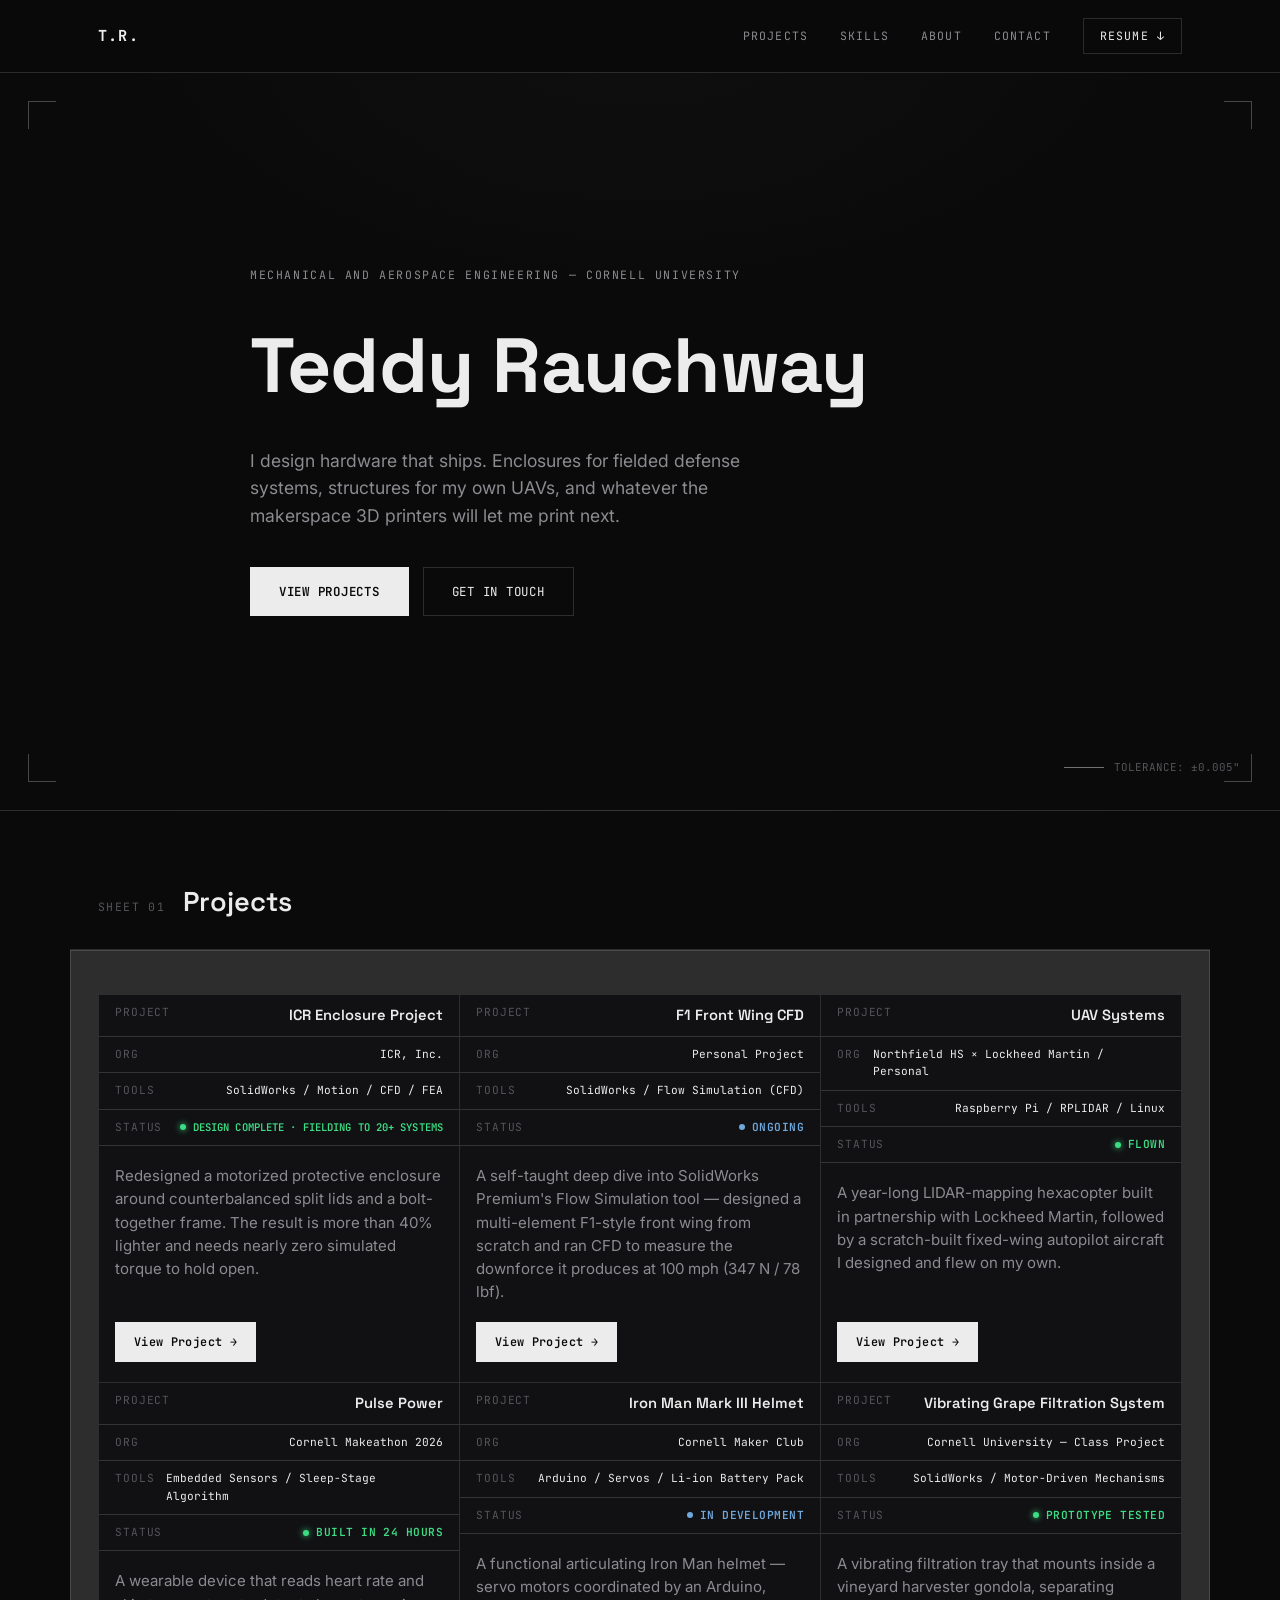
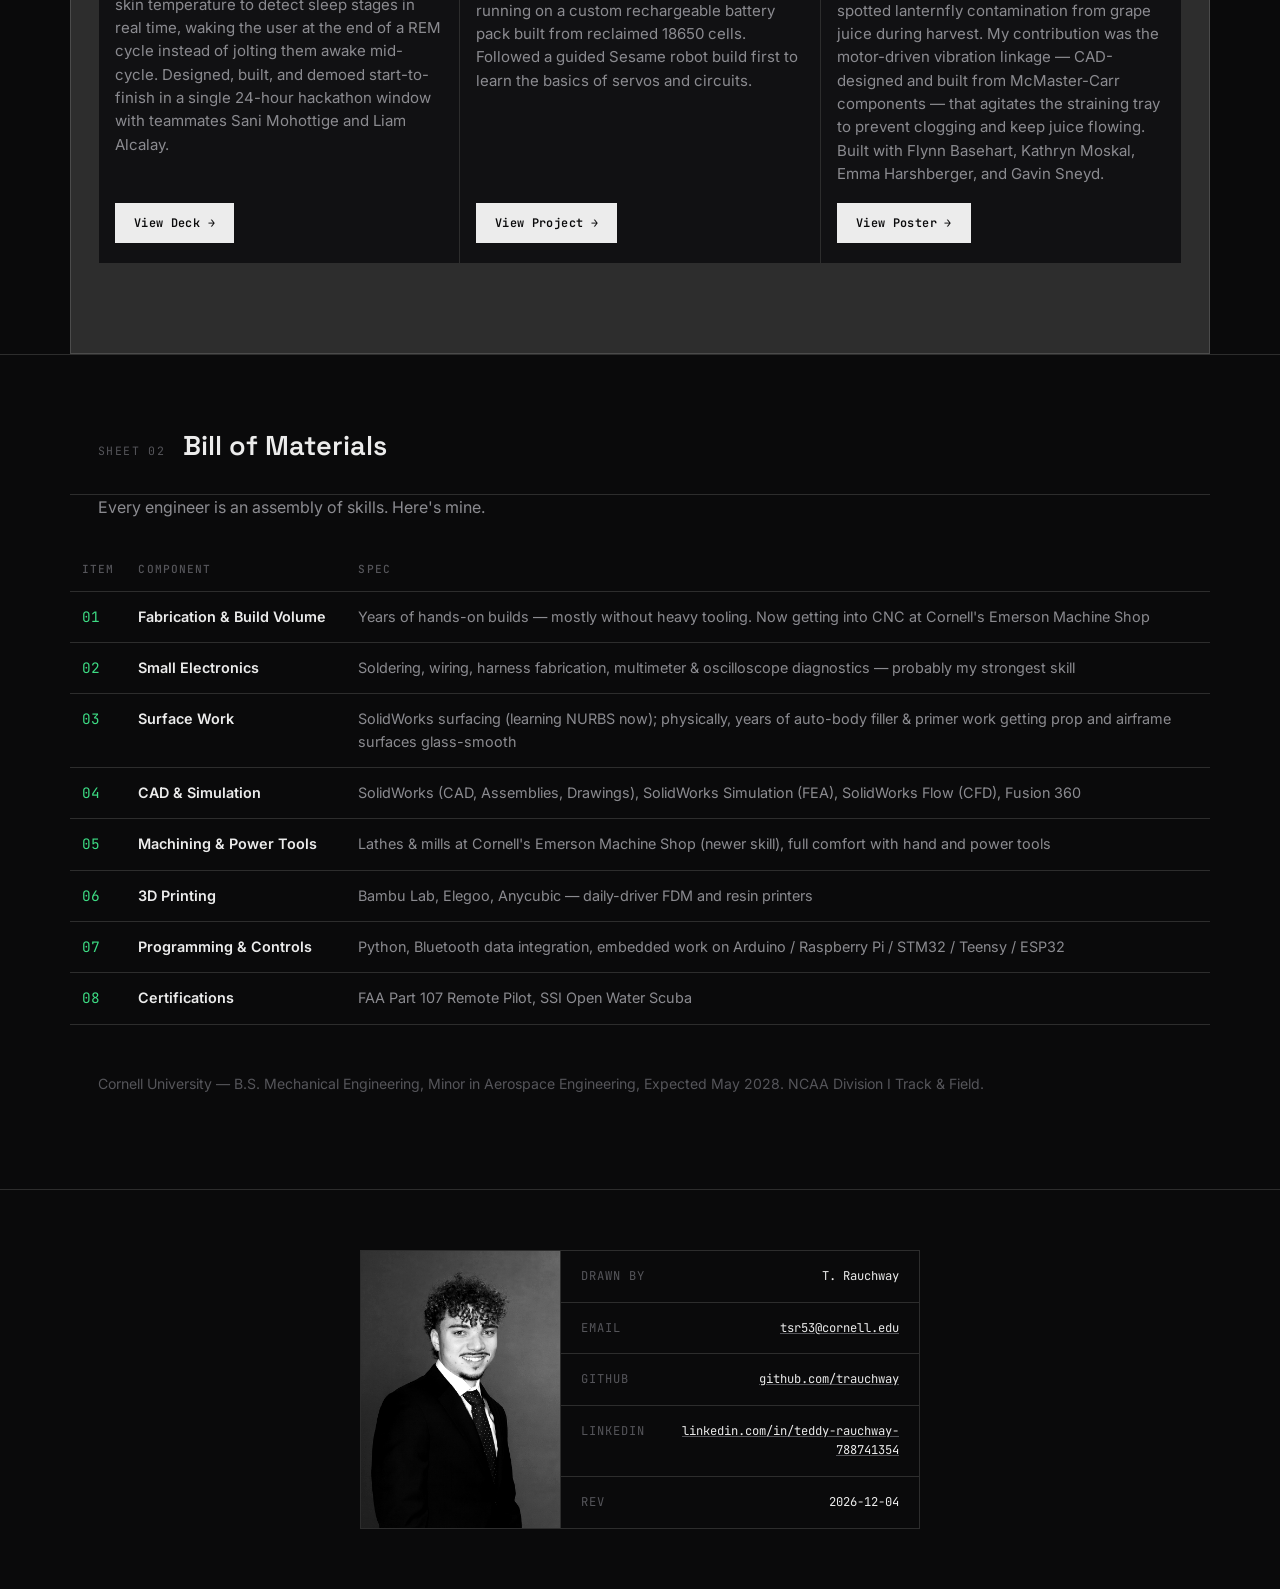
<file: index.html>
<!DOCTYPE html>
<html lang="en">
<head>
<meta charset="UTF-8">
<meta name="viewport" content="width=device-width, initial-scale=1.0">
<title>Teddy Rauchway — Mechanical &amp; Aerospace Engineering</title>
<link rel="preconnect" href="https://fonts.googleapis.com">
<link href="https://fonts.googleapis.com/css2?family=JetBrains+Mono:wght@400;500;700&family=Space+Grotesk:wght@400;500;600;700&family=Inter:wght@400;500;600&display=swap" rel="stylesheet">
<link rel="icon" type="image/svg+xml" href="assets/favicon.svg">
<link rel="stylesheet" href="style.css">
</head>
<body class="home-page">

<!-- ============ NAV ============ -->
<header class="nav">
  <div class="nav-inner">
    <a href="#top" class="nav-mark">T.R.</a>
    <nav class="nav-links">
      <a href="#projects">Projects</a>
      <a href="#about">Skills</a>
      <a href="about.html">About</a>
      <a href="#contact">Contact</a>
      <a href="assets/resume.pdf" class="nav-resume" download>Resume ↓</a>
    </nav>
  </div>
</header>

<!-- ============ HERO ============ -->
<section class="hero hero-reel-section" id="top">
  <div class="hero-reel" id="heroReel" aria-hidden="true">
    <video class="hero-reel-video is-front" muted playsinline preload="auto"></video>
    <video class="hero-reel-video is-back" muted playsinline preload="auto"></video>
  </div>
  <span class="bracket bracket-tl" aria-hidden="true"></span>
  <span class="bracket bracket-tr" aria-hidden="true"></span>
  <span class="bracket bracket-bl" aria-hidden="true"></span>
  <span class="bracket bracket-br" aria-hidden="true"></span>
  <div class="hero-inner">
    <p class="eyebrow">MECHANICAL AND AEROSPACE ENGINEERING — CORNELL UNIVERSITY</p>
    <h1>Teddy Rauchway</h1>
    <p class="hero-thesis">I design hardware that ships. Enclosures for fielded defense systems, structures for my own UAVs, and whatever the makerspace 3D printers will let me print next.</p>
    <div class="hero-actions">
      <a href="#projects" class="btn btn-primary">View Projects</a>
      <a href="mailto:tsr53@cornell.edu" class="btn btn-outline">Get in touch</a>
    </div>
  </div>
  <div class="hero-callout" aria-hidden="true">
    <span class="dim-line"></span>
    <span class="callout-label">TOLERANCE: ±0.005"</span>
  </div>
</section>

<!-- ============ PROJECTS ============ -->
<section class="projects" id="projects">
  <div class="section-head">
    <span class="section-num">SHEET 01</span>
    <h2>Projects</h2>
  </div>

  <div class="project-grid">

    <article class="project-card">
      <div class="title-block">
        <div class="tb-row tb-title">
          <span>PROJECT</span>
          <strong>ICR Enclosure Project</strong>
        </div>
        <div class="tb-row">
          <span>ORG</span><span>ICR, Inc.</span>
        </div>
        <div class="tb-row">
          <span>TOOLS</span><span>SolidWorks / Motion / CFD / FEA</span>
        </div>
        <div class="tb-row">
          <span>STATUS</span><span class="status status-live status-compact"><i></i>DESIGN COMPLETE · FIELDING TO 20+ SYSTEMS</span>
        </div>
      </div>
      <p class="project-desc">
        Redesigned a motorized protective enclosure around counterbalanced split lids and a bolt-together
        frame. The result is more than 40% lighter and needs nearly zero simulated torque to hold open.
      </p>
      <div class="project-links">
        <a href="icr-enclosure.html" class="project-link">View Project →</a>
      </div>
    </article>

    <article class="project-card">
      <div class="title-block">
        <div class="tb-row tb-title">
          <span>PROJECT</span>
          <strong>F1 Front Wing CFD</strong>
        </div>
        <div class="tb-row">
          <span>ORG</span><span>Personal Project</span>
        </div>
        <div class="tb-row">
          <span>TOOLS</span><span>SolidWorks / Flow Simulation (CFD)</span>
        </div>
        <div class="tb-row">
          <span>STATUS</span><span class="status status-progress"><i></i>ONGOING</span>
        </div>
      </div>
      <p class="project-desc">
        A self-taught deep dive into SolidWorks Premium's Flow Simulation tool — designed a multi-element
        F1-style front wing from scratch and ran CFD to measure the downforce it produces at 100 mph
        (347 N / 78 lbf).
      </p>
      <div class="project-links">
        <a href="f1wing.html" class="project-link">View Project →</a>
      </div>
    </article>

    <article class="project-card">
      <div class="title-block">
        <div class="tb-row tb-title">
          <span>PROJECT</span>
          <strong>UAV Systems</strong>
        </div>
        <div class="tb-row">
          <span>ORG</span><span>Northfield HS × Lockheed Martin / Personal</span>
        </div>
        <div class="tb-row">
          <span>TOOLS</span><span>Raspberry Pi / RPLIDAR / Linux</span>
        </div>
        <div class="tb-row">
          <span>STATUS</span><span class="status status-live"><i></i>FLOWN</span>
        </div>
      </div>
      <p class="project-desc">
        A year-long LIDAR-mapping hexacopter built in partnership with Lockheed Martin, followed by a
        scratch-built fixed-wing autopilot aircraft I designed and flew on my own.
      </p>
      <div class="project-links">
        <a href="uav.html" class="project-link">View Project →</a>
      </div>
    </article>

    <article class="project-card">
      <div class="title-block">
        <div class="tb-row tb-title">
          <span>PROJECT</span>
          <strong>Pulse Power</strong>
        </div>
        <div class="tb-row">
          <span>ORG</span><span>Cornell Makeathon 2026</span>
        </div>
        <div class="tb-row">
          <span>TOOLS</span><span>Embedded Sensors / Sleep-Stage Algorithm</span>
        </div>
        <div class="tb-row">
          <span>STATUS</span><span class="status status-live"><i></i>BUILT IN 24 HOURS</span>
        </div>
      </div>
      <p class="project-desc">
        A wearable device that reads heart rate and skin temperature to detect sleep stages in real time,
        waking the user at the end of a REM cycle instead of jolting them awake mid-cycle. Designed, built,
        and demoed start-to-finish in a single 24-hour hackathon window with teammates Sani Mohottige and
        Liam Alcalay.
      </p>
      <div class="project-links">
        <a href="assets/pulse-power-deck.pdf" target="_blank" rel="noopener" class="project-link">View Deck →</a>
      </div>
    </article>

    <article class="project-card">
      <div class="title-block">
        <div class="tb-row tb-title">
          <span>PROJECT</span>
          <strong>Iron Man Mark III Helmet</strong>
        </div>
        <div class="tb-row">
          <span>ORG</span><span>Cornell Maker Club</span>
        </div>
        <div class="tb-row">
          <span>TOOLS</span><span>Arduino / Servos / Li-ion Battery Pack</span>
        </div>
        <div class="tb-row">
          <span>STATUS</span><span class="status status-progress"><i></i>IN DEVELOPMENT</span>
        </div>
      </div>
      <p class="project-desc">
        A functional articulating Iron Man helmet — servo motors coordinated by an Arduino, running on a
        custom rechargeable battery pack built from reclaimed 18650 cells. Followed a guided Sesame robot
        build first to learn the basics of servos and circuits.
      </p>
      <div class="project-links">
        <a href="makerspace.html" class="project-link">View Project →</a>
      </div>
    </article>

    <article class="project-card">
      <div class="title-block">
        <div class="tb-row tb-title">
          <span>PROJECT</span>
          <strong>Vibrating Grape Filtration System</strong>
        </div>
        <div class="tb-row">
          <span>ORG</span><span>Cornell University — Class Project</span>
        </div>
        <div class="tb-row">
          <span>TOOLS</span><span>SolidWorks / Motor-Driven Mechanisms</span>
        </div>
        <div class="tb-row">
          <span>STATUS</span><span class="status status-live"><i></i>PROTOTYPE TESTED</span>
        </div>
      </div>
      <p class="project-desc">
        A vibrating filtration tray that mounts inside a vineyard harvester gondola, separating spotted
        lanternfly contamination from grape juice during harvest. My contribution was the motor-driven
        vibration linkage — CAD-designed and built from McMaster-Carr components — that agitates the
        straining tray to prevent clogging and keep juice flowing. Built with Flynn Basehart, Kathryn Moskal,
        Emma Harshberger, and Gavin Sneyd.
      </p>
      <div class="project-links">
        <a href="assets/slf-filtration-poster.pdf" target="_blank" rel="noopener" class="project-link">View Poster →</a>
      </div>
    </article>

  </div>
</section>

<!-- ============ ABOUT / SKILLS AS BOM ============ -->
<section class="about" id="about">
  <div class="section-head">
    <span class="section-num">SHEET 02</span>
    <h2>Bill of Materials</h2>
  </div>
  <p class="bom-intro">Every engineer is an assembly of skills. Here's mine.</p>

  <table class="bom-table">
    <thead>
      <tr><th>ITEM</th><th>COMPONENT</th><th>SPEC</th></tr>
    </thead>
    <tbody>
      <tr><td>01</td><td>Fabrication &amp; Build Volume</td><td>Years of hands-on builds — mostly without heavy tooling. Now getting into CNC at Cornell's Emerson Machine Shop</td></tr>
      <tr><td>02</td><td>Small Electronics</td><td>Soldering, wiring, harness fabrication, multimeter &amp; oscilloscope diagnostics — probably my strongest skill</td></tr>
      <tr><td>03</td><td>Surface Work</td><td>SolidWorks surfacing (learning NURBS now); physically, years of auto-body filler &amp; primer work getting prop and airframe surfaces glass-smooth</td></tr>
      <tr><td>04</td><td>CAD &amp; Simulation</td><td>SolidWorks (CAD, Assemblies, Drawings), SolidWorks Simulation (FEA), SolidWorks Flow (CFD), Fusion 360</td></tr>
      <tr><td>05</td><td>Machining &amp; Power Tools</td><td>Lathes &amp; mills at Cornell's Emerson Machine Shop (newer skill), full comfort with hand and power tools</td></tr>
      <tr><td>06</td><td>3D Printing</td><td>Bambu Lab, Elegoo, Anycubic — daily-driver FDM and resin printers</td></tr>
      <tr><td>07</td><td>Programming &amp; Controls</td><td>Python, Bluetooth data integration, embedded work on Arduino / Raspberry Pi / STM32 / Teensy / ESP32</td></tr>
      <tr><td>08</td><td>Certifications</td><td>FAA Part 107 Remote Pilot, SSI Open Water Scuba</td></tr>
    </tbody>
  </table>

  <div class="about-note">
    <p>Cornell University — B.S. Mechanical Engineering, Minor in Aerospace Engineering, Expected May 2028. NCAA Division I Track &amp; Field.</p>
  </div>
</section>

<!-- ============ CONTACT / FOOTER ============ -->
<footer class="footer" id="contact">
  <div class="footer-inner">
    <img src="assets/headshot.jpg" alt="Teddy Rauchway" class="footer-photo">
    <div class="footer-title-block">
      <div class="tb-row"><span>DRAWN BY</span><span>T. Rauchway</span></div>
      <div class="tb-row"><span>EMAIL</span><span><a href="mailto:tsr53@cornell.edu">tsr53@cornell.edu</a></span></div>
      <div class="tb-row"><span>GITHUB</span><span><a href="https://github.com/trauchway" target="_blank" rel="noopener">github.com/trauchway</a></span></div>
      <div class="tb-row"><span>LINKEDIN</span><span><a href="https://www.linkedin.com/in/teddy-rauchway-788741354" target="_blank" rel="noopener">linkedin.com/in/teddy-rauchway-788741354</a></span></div>
      <div class="tb-row"><span>REV</span><span id="rev-date"></span></div>
    </div>
  </div>
</footer>

<script src="script.js"></script>
</body>
</html>
</file>
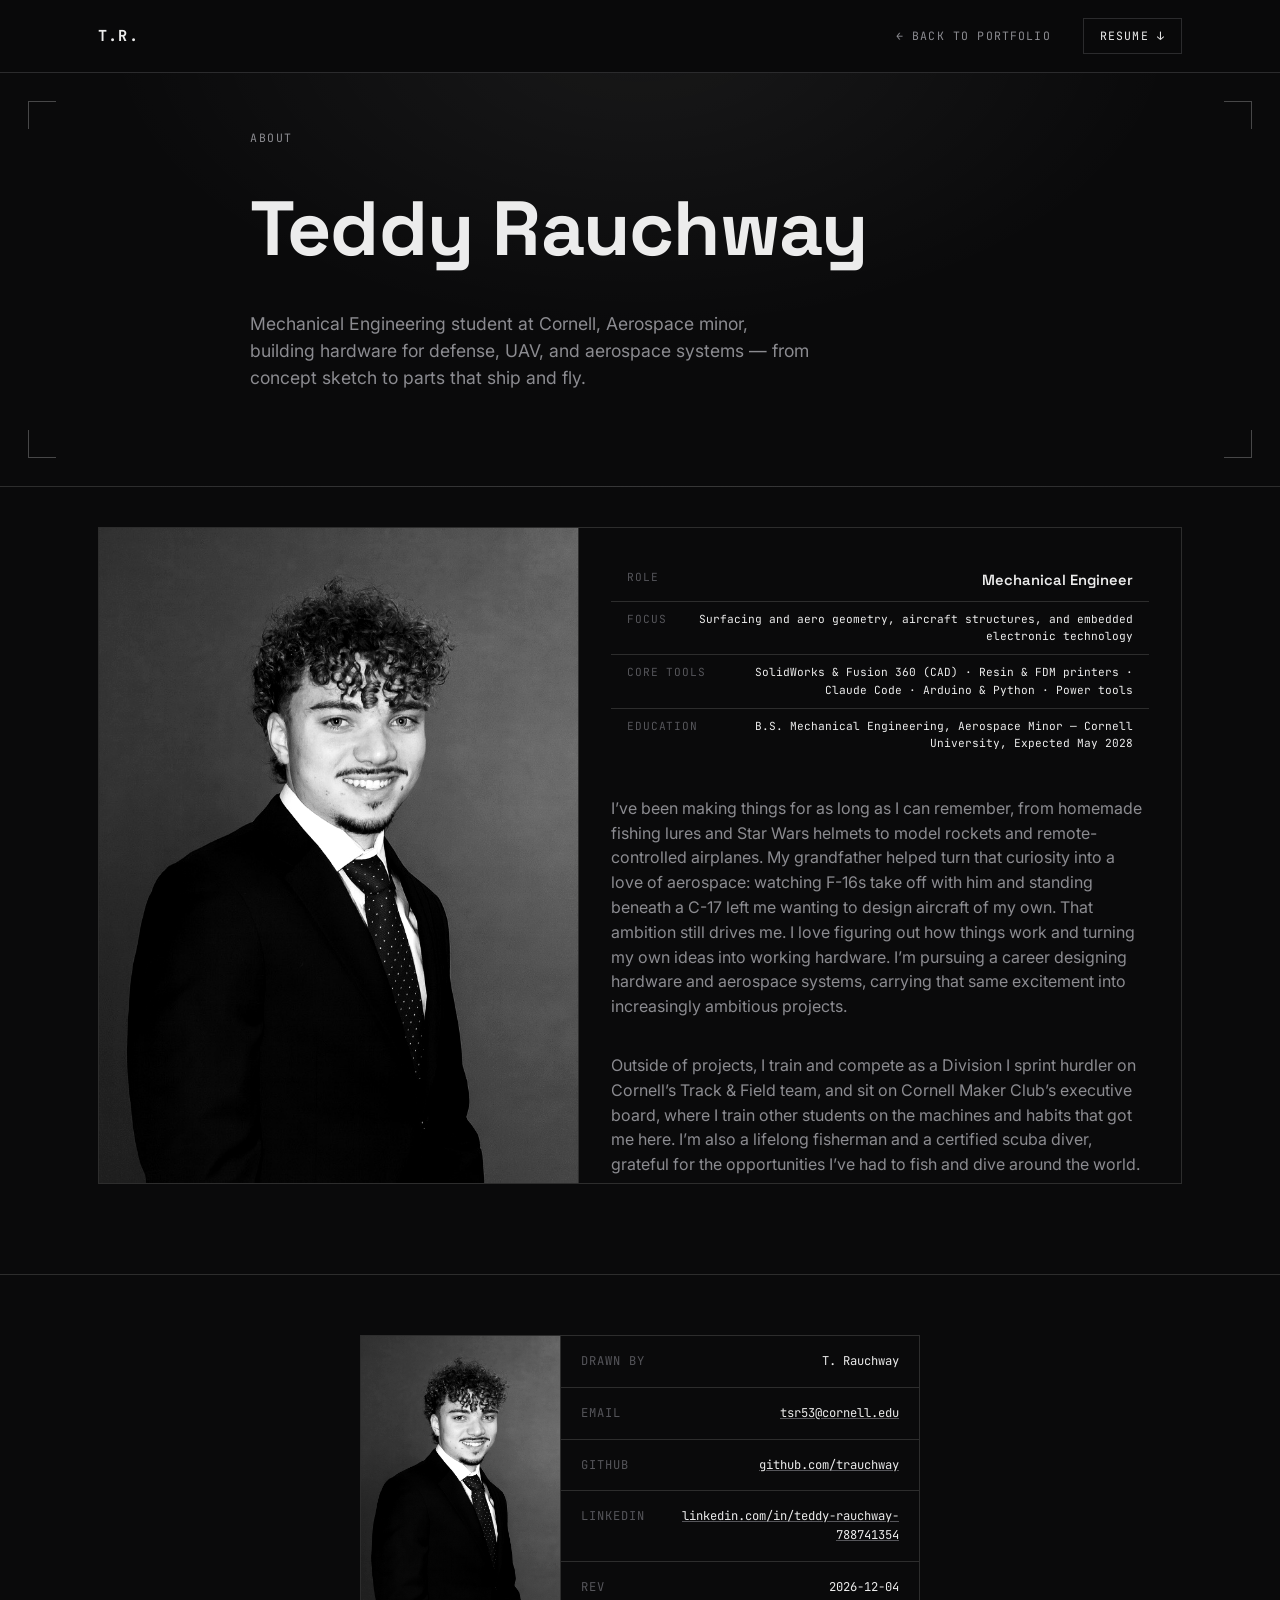
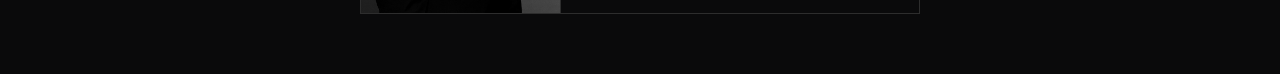
<file: about.html>
<!DOCTYPE html>
<html lang="en">
<head>
<meta charset="UTF-8">
<meta name="viewport" content="width=device-width, initial-scale=1.0">
<title>About — Teddy Rauchway</title>
<link rel="preconnect" href="https://fonts.googleapis.com">
<link href="https://fonts.googleapis.com/css2?family=JetBrains+Mono:wght@400;500;700&family=Space+Grotesk:wght@400;500;600;700&family=Inter:wght@400;500;600&display=swap" rel="stylesheet">
<link rel="icon" type="image/svg+xml" href="assets/favicon.svg">
<link rel="stylesheet" href="style.css">
</head>
<body>

<!-- ============ NAV ============ -->
<header class="nav">
  <div class="nav-inner">
    <a href="index.html" class="nav-mark">T.R.</a>
    <nav class="nav-links">
      <a href="index.html#projects">← Back to Portfolio</a>
      <a href="assets/resume.pdf" class="nav-resume" download>Resume ↓</a>
    </nav>
  </div>
</header>

<!-- ============ HERO ============ -->
<section class="hero uav-hero" id="top">
  <span class="bracket bracket-tl" aria-hidden="true"></span>
  <span class="bracket bracket-tr" aria-hidden="true"></span>
  <span class="bracket bracket-bl" aria-hidden="true"></span>
  <span class="bracket bracket-br" aria-hidden="true"></span>
  <div class="hero-inner">
    <p class="eyebrow">ABOUT</p>
    <h1>Teddy Rauchway</h1>
    <p class="hero-thesis">Mechanical Engineering student at Cornell, Aerospace minor, building hardware for defense, UAV, and aerospace systems — from concept sketch to parts that ship and fly.</p>
  </div>
</section>

<!-- ============ PROFILE ============ -->
<section class="chapter" id="profile">
  <div class="chapter-body">
    <div class="about-profile">
      <figure class="about-photo">
        <img src="assets/headshot.jpg" alt="Teddy Rauchway">
      </figure>
      <div class="about-info">
        <div class="title-block">
          <div class="tb-row tb-title"><span>ROLE</span><strong>Mechanical Engineer</strong></div>
          <div class="tb-row"><span>FOCUS</span><span>Surfacing and aero geometry, aircraft structures, and embedded electronic technology</span></div>
          <div class="tb-row"><span>CORE TOOLS</span><span>SolidWorks &amp; Fusion 360 (CAD) · Resin &amp; FDM printers · Claude Code · Arduino &amp; Python · Power tools</span></div>
          <div class="tb-row"><span>EDUCATION</span><span>B.S. Mechanical Engineering, Aerospace Minor — Cornell University, Expected May 2028</span></div>
        </div>

        <p class="chapter-desc">
          I’ve been making things for as long as I can remember, from homemade fishing lures and Star Wars helmets
          to model rockets and remote-controlled airplanes. My grandfather helped turn that curiosity into a love of
          aerospace: watching F-16s take off with him and standing beneath a C-17 left me wanting to design aircraft
          of my own. That ambition still drives me. I love figuring out how things work and turning my own ideas into
          working hardware. I’m pursuing a career designing hardware and aerospace systems, carrying that same
          excitement into increasingly ambitious projects.
        </p>
        <p class="chapter-desc">
          Outside of projects, I train and compete as a Division I sprint hurdler on Cornell’s Track &amp; Field
          team, and sit on Cornell Maker Club’s executive board, where I train other students on the machines and
          habits that got me here. I’m also a lifelong fisherman and a certified scuba diver, grateful for the
          opportunities I’ve had to fish and dive around the world.
        </p>
      </div>
    </div>
  </div>
</section>

<!-- ============ FOOTER ============ -->
<footer class="footer" id="contact">
  <div class="footer-inner">
    <img src="assets/headshot.jpg" alt="Teddy Rauchway" class="footer-photo">
    <div class="footer-title-block">
      <div class="tb-row"><span>DRAWN BY</span><span>T. Rauchway</span></div>
      <div class="tb-row"><span>EMAIL</span><span><a href="mailto:tsr53@cornell.edu">tsr53@cornell.edu</a></span></div>
      <div class="tb-row"><span>GITHUB</span><span><a href="https://github.com/trauchway" target="_blank" rel="noopener">github.com/trauchway</a></span></div>
      <div class="tb-row"><span>LINKEDIN</span><span><a href="https://www.linkedin.com/in/teddy-rauchway-788741354" target="_blank" rel="noopener">linkedin.com/in/teddy-rauchway-788741354</a></span></div>
      <div class="tb-row"><span>REV</span><span id="rev-date"></span></div>
    </div>
  </div>
</footer>

<script src="script.js"></script>
</body>
</html>
</file>
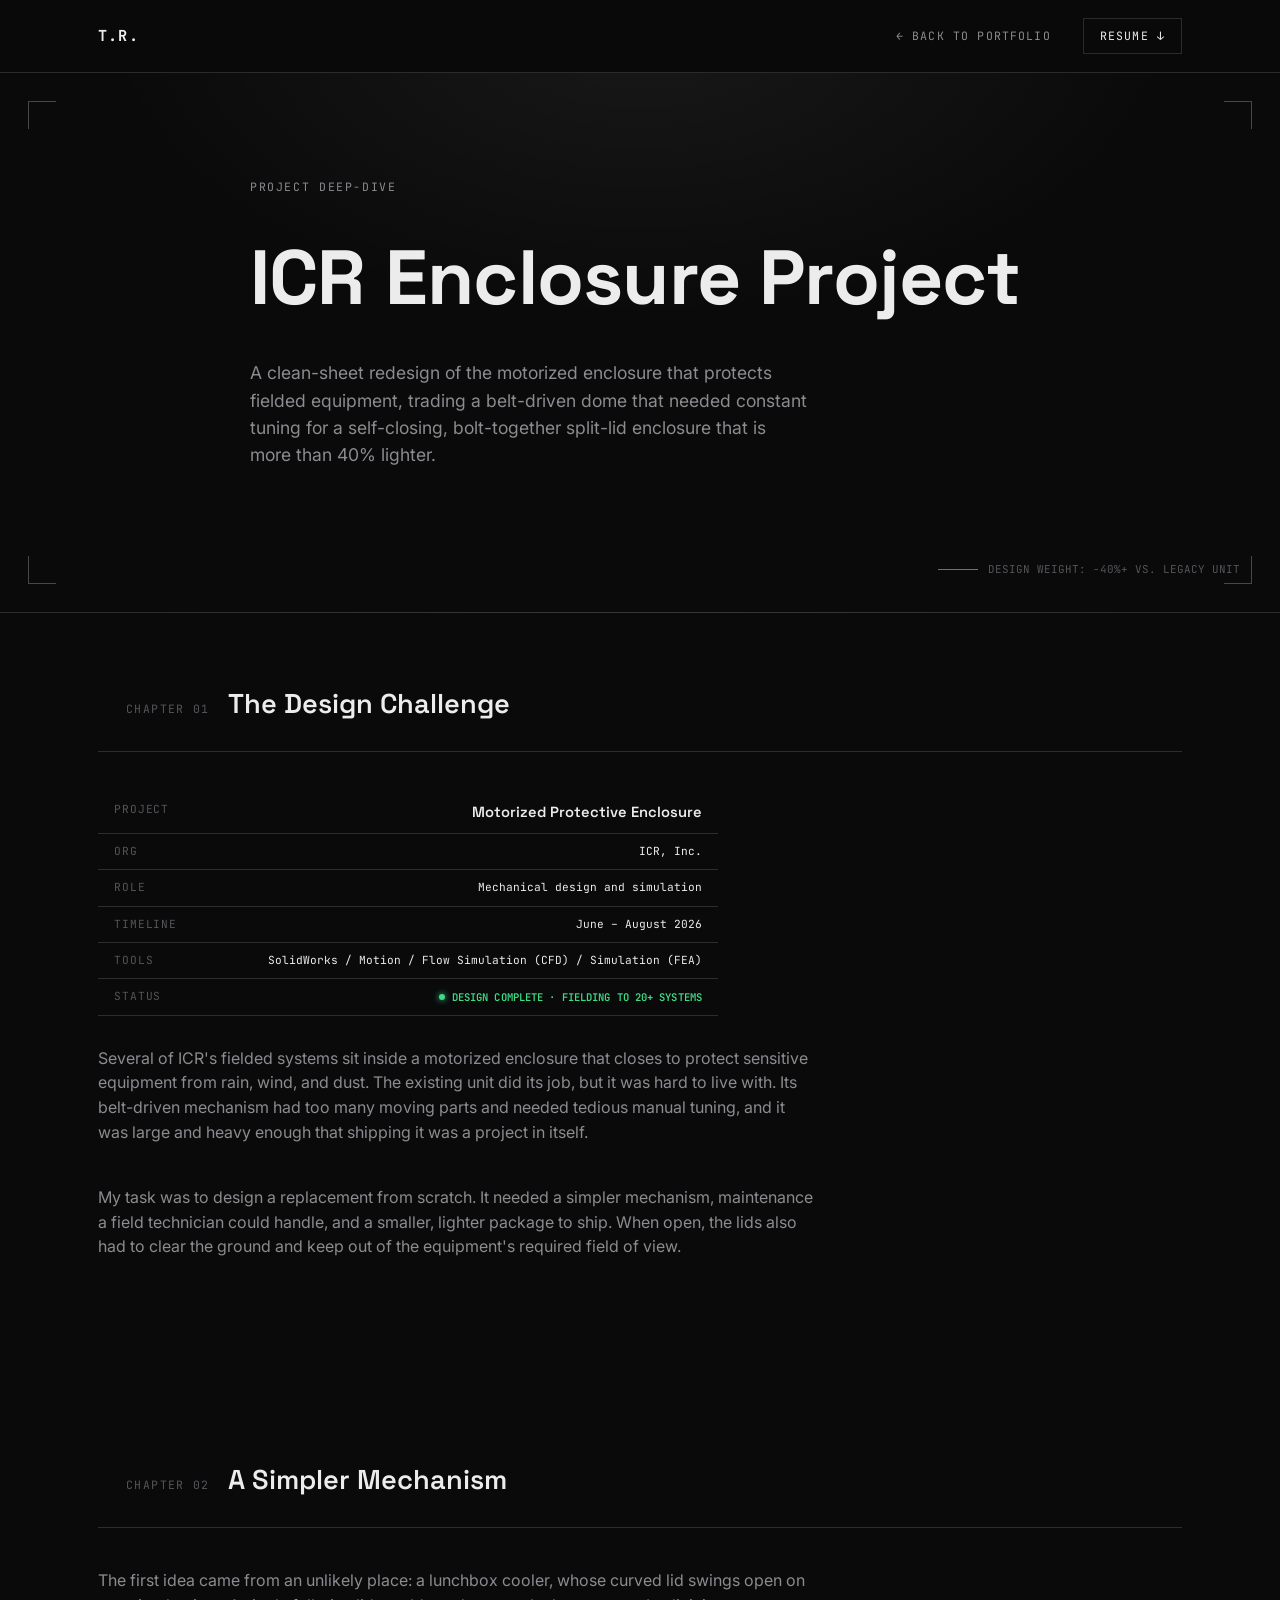
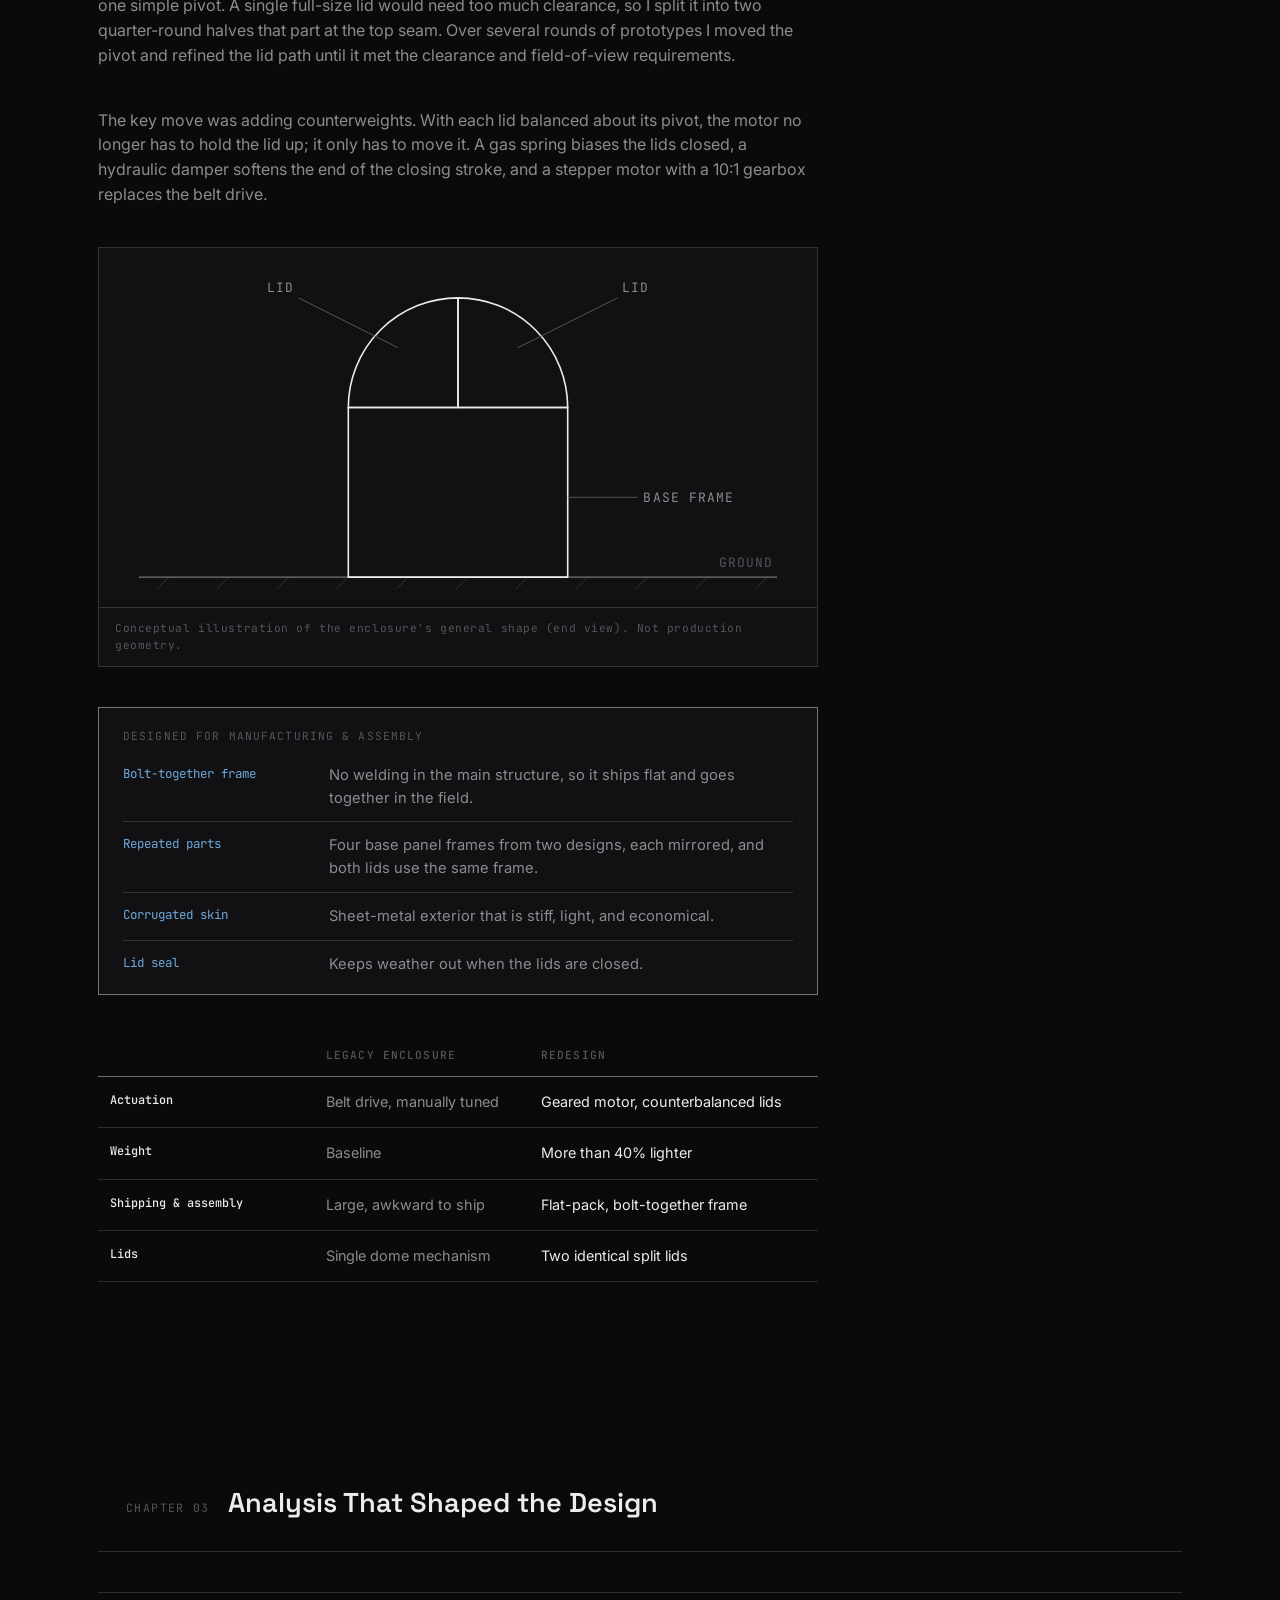
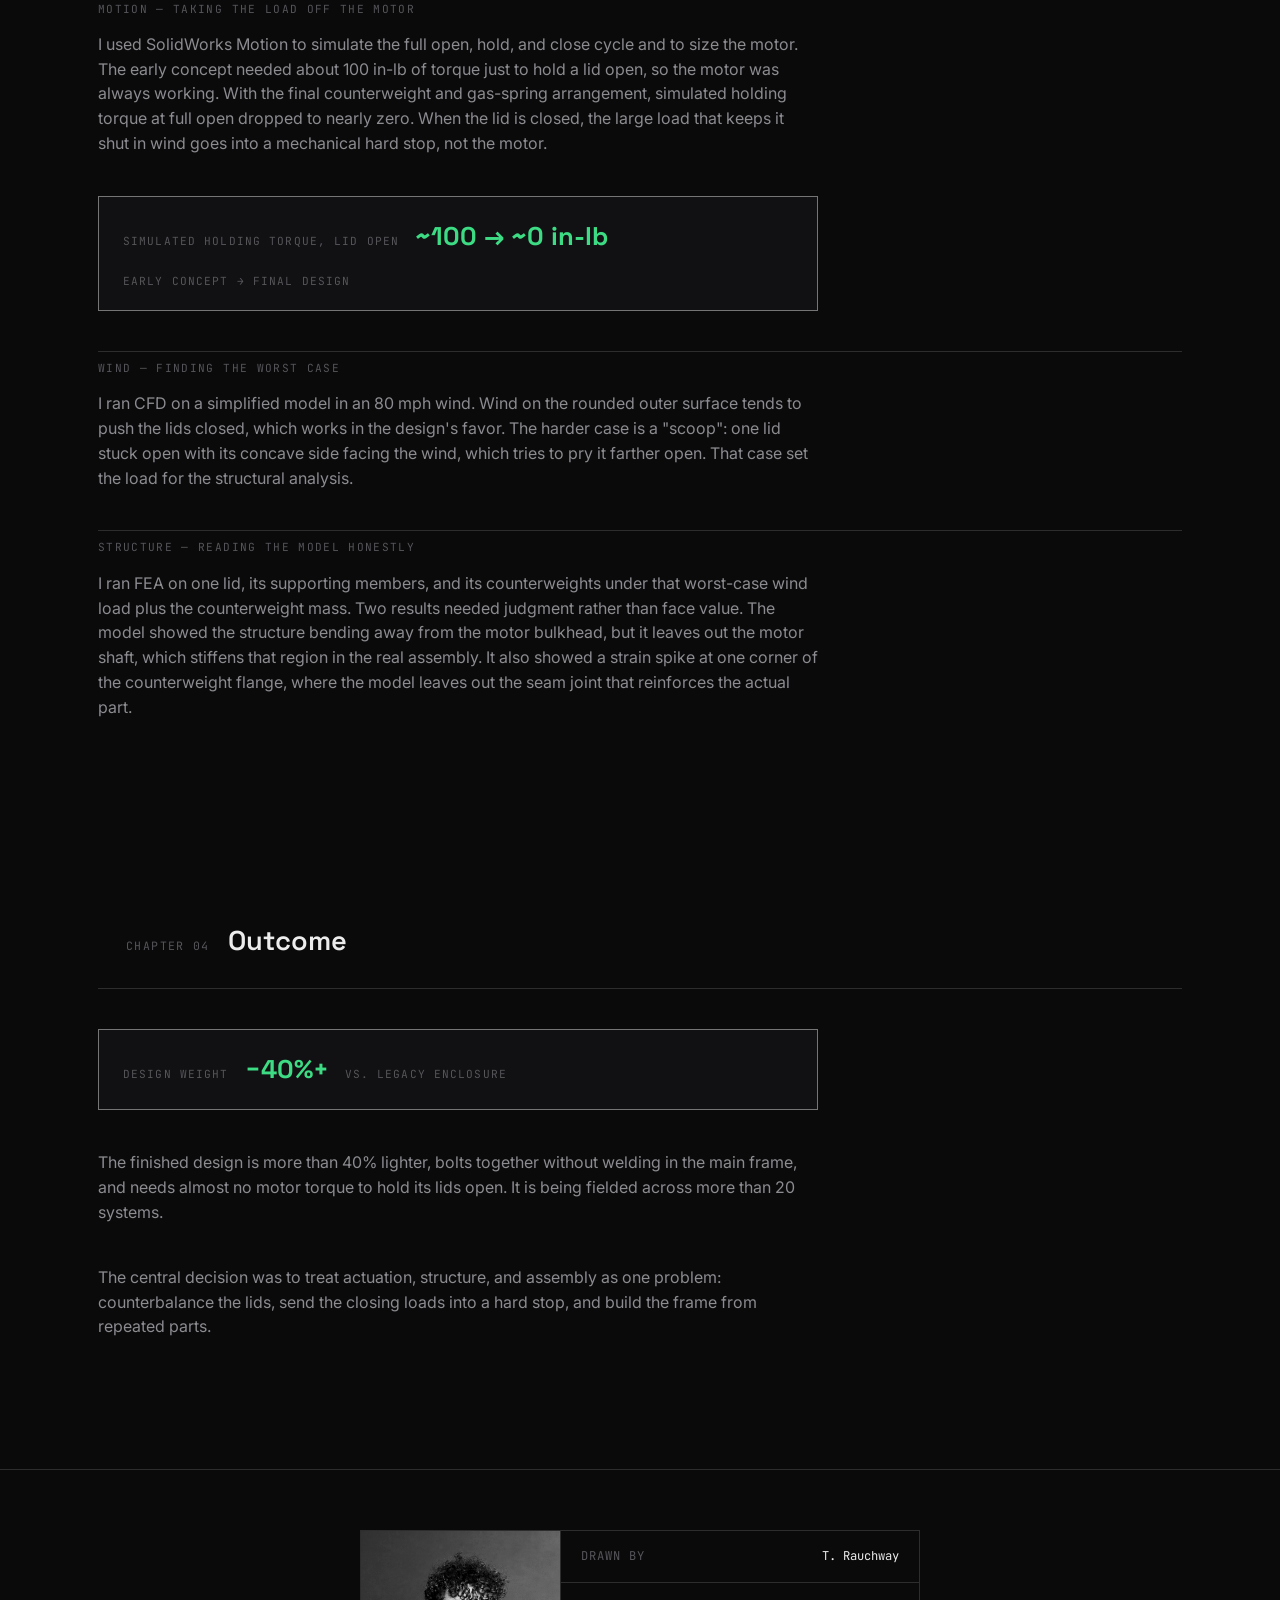
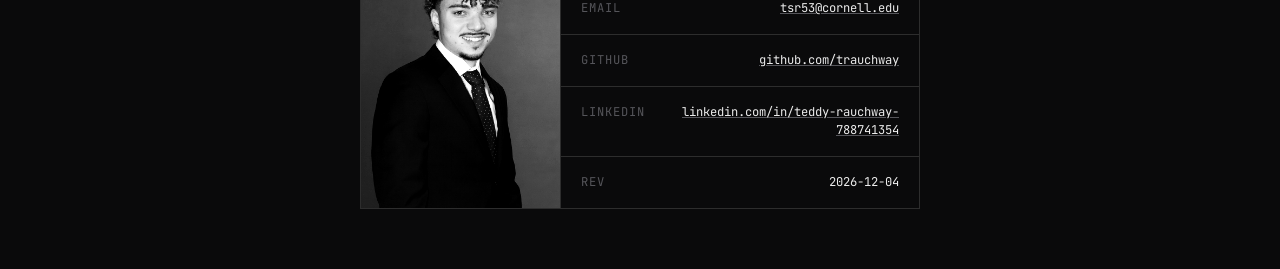
<file: icr-enclosure.html>
<!DOCTYPE html>
<html lang="en">
<head>
<meta charset="UTF-8">
<meta name="viewport" content="width=device-width, initial-scale=1.0">
<title>ICR Enclosure Project — Teddy Rauchway</title>
<link rel="icon" type="image/svg+xml" href="assets/favicon.svg">
<link rel="preconnect" href="https://fonts.googleapis.com">
<link href="https://fonts.googleapis.com/css2?family=JetBrains+Mono:wght@400;500;700&family=Space+Grotesk:wght@400;500;600;700&family=Inter:wght@400;500;600&display=swap" rel="stylesheet">
<link rel="stylesheet" href="style.css">
</head>
<body class="project-page">

<!-- ============ NAV ============ -->
<header class="nav">
  <div class="nav-inner">
    <a href="index.html" class="nav-mark">T.R.</a>
    <nav class="nav-links">
      <a href="index.html#projects">← Back to Portfolio</a>
      <a href="assets/resume.pdf" class="nav-resume" download>Resume ↓</a>
    </nav>
  </div>
</header>

<!-- ============ HERO ============ -->
<section class="hero hero-text">
  <span class="bracket bracket-tl" aria-hidden="true"></span>
  <span class="bracket bracket-tr" aria-hidden="true"></span>
  <span class="bracket bracket-bl" aria-hidden="true"></span>
  <span class="bracket bracket-br" aria-hidden="true"></span>
  <div class="hero-inner">
    <p class="eyebrow">PROJECT DEEP-DIVE</p>
    <h1>ICR Enclosure Project</h1>
    <p class="hero-thesis">A clean-sheet redesign of the motorized enclosure that protects fielded equipment, trading a belt-driven dome that needed constant tuning for a self-closing, bolt-together split-lid enclosure that is more than 40% lighter.</p>
  </div>
  <div class="hero-callout" aria-hidden="true">
    <span class="dim-line"></span>
    <span class="callout-label">DESIGN WEIGHT: −40%+ VS. LEGACY UNIT</span>
  </div>
</section>

<!-- ============ CHAPTER 01 ============ -->
<section class="chapter" id="chapter-01">
  <div class="section-head">
    <span class="section-num">CHAPTER 01</span>
    <h2>The Design Challenge</h2>
  </div>

  <div class="chapter-body">
    <div class="title-block chapter-info">
      <div class="tb-row tb-title"><span>PROJECT</span><strong>Motorized Protective Enclosure</strong></div>
      <div class="tb-row"><span>ORG</span><span>ICR, Inc.</span></div>
      <div class="tb-row"><span>ROLE</span><span>Mechanical design and simulation</span></div>
      <div class="tb-row"><span>TIMELINE</span><span>June – August 2026</span></div>
      <div class="tb-row"><span>TOOLS</span><span>SolidWorks / Motion / Flow Simulation (CFD) / Simulation (FEA)</span></div>
      <div class="tb-row"><span>STATUS</span><span class="status status-live status-compact"><i></i>DESIGN COMPLETE · FIELDING TO 20+ SYSTEMS</span></div>
    </div>

    <p class="chapter-desc">
      Several of ICR's fielded systems sit inside a motorized enclosure that closes to protect sensitive
      equipment from rain, wind, and dust. The existing unit did its job, but it was hard to live with. Its
      belt-driven mechanism had too many moving parts and needed tedious manual tuning, and it was large and
      heavy enough that shipping it was a project in itself.
    </p>

    <p class="chapter-desc">
      My task was to design a replacement from scratch. It needed a simpler mechanism, maintenance a field
      technician could handle, and a smaller, lighter package to ship. When open, the lids also had to clear
      the ground and keep out of the equipment's required field of view.
    </p>
  </div>
</section>

<!-- ============ CHAPTER 02 ============ -->
<section class="chapter" id="chapter-02">
  <div class="section-head">
    <span class="section-num">CHAPTER 02</span>
    <h2>A Simpler Mechanism</h2>
  </div>

  <div class="chapter-body">
    <p class="chapter-desc">
      The first idea came from an unlikely place: a lunchbox cooler, whose curved lid swings open on one
      simple pivot. A single full-size lid would need too much clearance, so I split it into two quarter-round
      halves that part at the top seam. Over several rounds of prototypes I moved the
      pivot and refined the lid path until it met the clearance and field-of-view requirements.
    </p>

    <p class="chapter-desc">
      The key move was adding counterweights. With each lid balanced about its pivot, the motor no longer has
      to hold the lid up; it only has to move it. A gas spring biases the lids closed, a hydraulic damper
      softens the end of the closing stroke, and a stepper motor with a 10:1 gearbox replaces the belt drive.
    </p>

    <figure class="diagram-wrap">
      <svg class="diagram" viewBox="0 70 720 360" role="img" aria-labelledby="enclosure-title enclosure-desc">
        <title id="enclosure-title">Enclosure general shape, end view</title>
        <desc id="enclosure-desc">Line drawing of a box-shaped base frame standing on the ground, topped by two quarter-round lids that meet at the center to form a rounded top.</desc>

        <!-- ground -->
        <line x1="40" y1="400" x2="680" y2="400" class="dg-ground"/>
        <g class="dg-hatch">
          <line x1="70" y1="400" x2="58" y2="412"/><line x1="130" y1="400" x2="118" y2="412"/>
          <line x1="190" y1="400" x2="178" y2="412"/><line x1="250" y1="400" x2="238" y2="412"/>
          <line x1="310" y1="400" x2="298" y2="412"/><line x1="370" y1="400" x2="358" y2="412"/>
          <line x1="430" y1="400" x2="418" y2="412"/><line x1="490" y1="400" x2="478" y2="412"/>
          <line x1="550" y1="400" x2="538" y2="412"/><line x1="610" y1="400" x2="598" y2="412"/>
          <line x1="670" y1="400" x2="658" y2="412"/>
        </g>

        <!-- base frame -->
        <rect x="250" y="230" width="220" height="170" class="dg-solid"/>

        <!-- lids -->
        <path d="M360,230 L470,230 A110,110 0 0,0 360,120 Z" class="dg-solid"/>
        <path d="M360,230 L250,230 A110,110 0 0,1 360,120 Z" class="dg-solid"/>

        <!-- labels -->
        <g class="dg-label">
          <line x1="300" y1="170" x2="200" y2="120" class="dg-leader"/>
          <text x="196" y="114" text-anchor="end">LID</text>

          <line x1="420" y1="170" x2="520" y2="120" class="dg-leader"/>
          <text x="524" y="114">LID</text>

          <line x1="470" y1="320" x2="540" y2="320" class="dg-leader"/>
          <text x="546" y="325">BASE FRAME</text>

          <text x="676" y="390" text-anchor="end" class="dg-label-faint">GROUND</text>
        </g>
      </svg>
      <figcaption>Conceptual illustration of the enclosure's general shape (end view). Not production geometry.</figcaption>
    </figure>

    <div class="feature-callout">
      <span class="feature-label">DESIGNED FOR MANUFACTURING &amp; ASSEMBLY</span>
      <dl class="feature-list">
        <div><dt>Bolt-together frame</dt><dd>No welding in the main structure, so it ships flat and goes together in the field.</dd></div>
        <div><dt>Repeated parts</dt><dd>Four base panel frames from two designs, each mirrored, and both lids use the same frame.</dd></div>
        <div><dt>Corrugated skin</dt><dd>Sheet-metal exterior that is stiff, light, and economical.</dd></div>
        <div><dt>Lid seal</dt><dd>Keeps weather out when the lids are closed.</dd></div>
      </dl>
    </div>

    <table class="spec-table">
      <thead>
        <tr><th scope="col"></th><th scope="col">Legacy enclosure</th><th scope="col">Redesign</th></tr>
      </thead>
      <tbody>
        <tr><th scope="row">Actuation</th><td>Belt drive, manually tuned</td><td>Geared motor, counterbalanced lids</td></tr>
        <tr><th scope="row">Weight</th><td>Baseline</td><td>More than 40% lighter</td></tr>
        <tr><th scope="row">Shipping &amp; assembly</th><td>Large, awkward to ship</td><td>Flat-pack, bolt-together frame</td></tr>
        <tr><th scope="row">Lids</th><td>Single dome mechanism</td><td>Two identical split lids</td></tr>
      </tbody>
    </table>
  </div>
</section>

<!-- ============ CHAPTER 03 ============ -->
<section class="chapter" id="chapter-03">
  <div class="section-head">
    <span class="section-num">CHAPTER 03</span>
    <h2>Analysis That Shaped the Design</h2>
  </div>

  <div class="chapter-body">
    <p class="media-label">Motion — Taking the Load Off the Motor</p>
    <p class="chapter-desc">
      I used SolidWorks Motion to simulate the full open, hold, and close cycle and to size the motor. The
      early concept needed about 100 in-lb of torque just to hold a lid open, so the motor was always working.
      With the final counterweight and gas-spring arrangement, simulated holding torque at full open dropped
      to nearly zero. When the lid is closed, the large load that keeps it shut in wind goes into a mechanical
      hard stop, not the motor.
    </p>

    <div class="result-callout">
      <span class="result-label">SIMULATED HOLDING TORQUE, LID OPEN</span>
      <span class="result-value">~100 → ~0 in-lb</span>
      <span class="result-label">EARLY CONCEPT → FINAL DESIGN</span>
    </div>

    <p class="media-label">Wind — Finding the Worst Case</p>
    <p class="chapter-desc">
      I ran CFD on a simplified model in an 80 mph wind. Wind on the rounded outer surface tends to push the
      lids closed, which works in the design's favor. The harder case is a "scoop": one lid stuck open with its
      concave side facing the wind, which tries to pry it farther open. That case set the load for the
      structural analysis.
    </p>

    <p class="media-label">Structure — Reading the Model Honestly</p>
    <p class="chapter-desc">
      I ran FEA on one lid, its supporting members, and its counterweights under that worst-case wind load
      plus the counterweight mass. Two results needed judgment rather than face value. The model showed the
      structure bending away from the motor bulkhead, but it leaves out the motor shaft, which stiffens that
      region in the real assembly. It also showed a strain spike at one corner of the counterweight flange,
      where the model leaves out the seam joint that reinforces the actual part.
    </p>
  </div>
</section>

<!-- ============ CHAPTER 04 ============ -->
<section class="chapter" id="chapter-04">
  <div class="section-head">
    <span class="section-num">CHAPTER 04</span>
    <h2>Outcome</h2>
  </div>

  <div class="chapter-body">
    <div class="result-callout">
      <span class="result-label">DESIGN WEIGHT</span>
      <span class="result-value">−40%+</span>
      <span class="result-label">VS. LEGACY ENCLOSURE</span>
    </div>

    <p class="chapter-desc">
      The finished design is more than 40% lighter, bolts together without welding in the main frame, and
      needs almost no motor torque to hold its lids open. It is being fielded across more than 20 systems.
    </p>

    <p class="chapter-desc">
      The central decision was to treat actuation, structure, and assembly as one problem: counterbalance the
      lids, send the closing loads into a hard stop, and build the frame from repeated parts.
    </p>
  </div>
</section>

<!-- ============ FOOTER ============ -->
<footer class="footer" id="contact">
  <div class="footer-inner">
    <img src="assets/headshot.jpg" alt="Teddy Rauchway" class="footer-photo">
    <div class="footer-title-block">
      <div class="tb-row"><span>DRAWN BY</span><span>T. Rauchway</span></div>
      <div class="tb-row"><span>EMAIL</span><span><a href="mailto:tsr53@cornell.edu">tsr53@cornell.edu</a></span></div>
      <div class="tb-row"><span>GITHUB</span><span><a href="https://github.com/trauchway" target="_blank" rel="noopener">github.com/trauchway</a></span></div>
      <div class="tb-row"><span>LINKEDIN</span><span><a href="https://www.linkedin.com/in/teddy-rauchway-788741354" target="_blank" rel="noopener">linkedin.com/in/teddy-rauchway-788741354</a></span></div>
      <div class="tb-row"><span>REV</span><span id="rev-date"></span></div>
    </div>
  </div>
</footer>

<script src="script.js"></script>
</body>
</html>
</file>
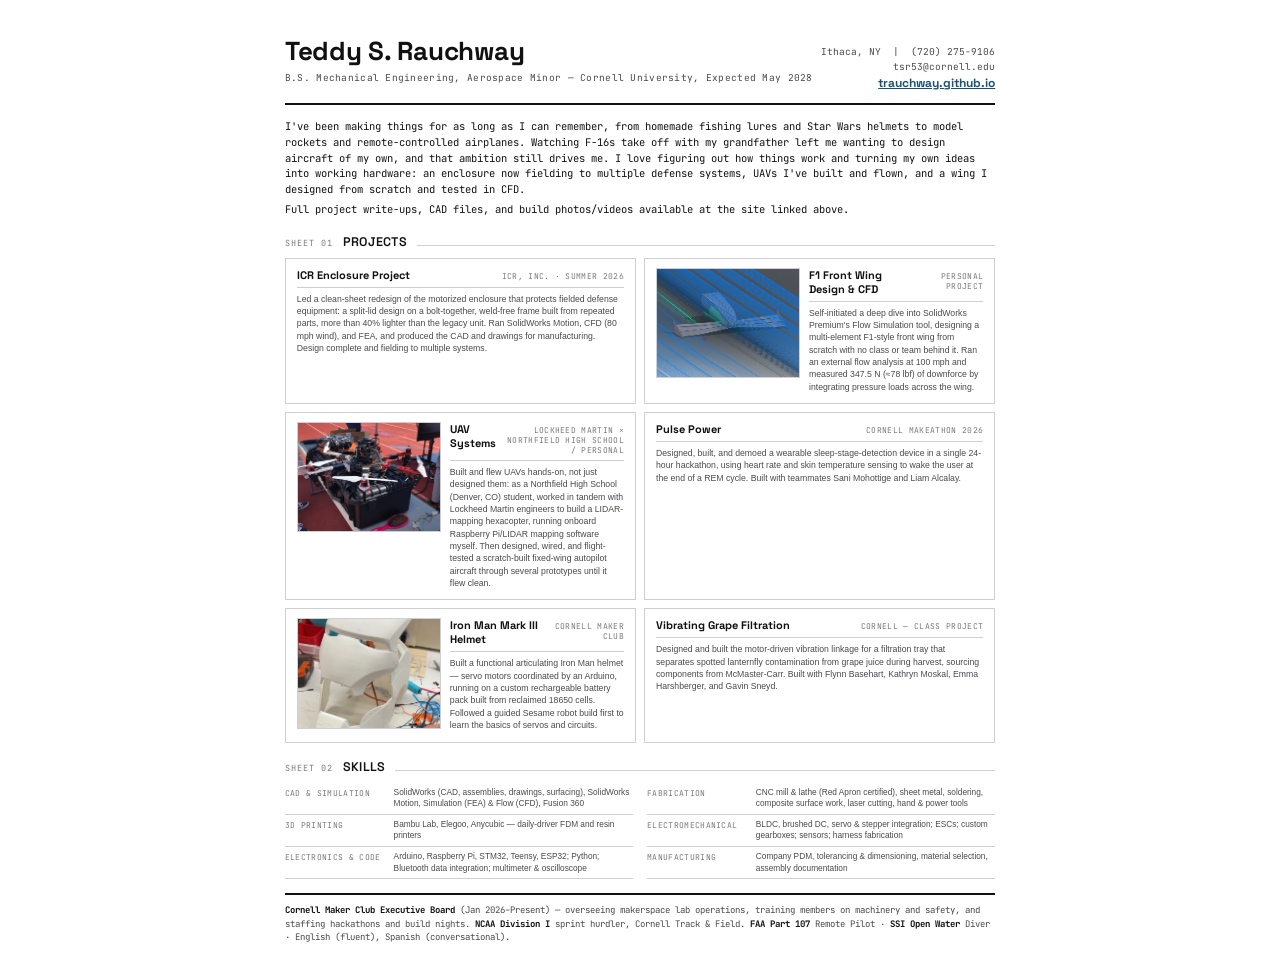
<file: assets/portfolio-onepager.html>
<!DOCTYPE html>
<html lang="en">
<head>
<meta charset="UTF-8">
<meta name="viewport" content="width=device-width, initial-scale=1.0">
<title>Teddy Rauchway — One-Pager</title>
<link rel="preconnect" href="https://fonts.googleapis.com">
<link href="https://fonts.googleapis.com/css2?family=JetBrains+Mono:wght@400;500;700&family=Space+Grotesk:wght@400;500;600;700&display=swap" rel="stylesheet">
<style>
  :root {
    --ink:          #111111;
    --ink-dim:      #4A4A4E;
    --ink-faint:    #7A7A80;
    --border:       #CFCFCF;
    --border-strong:#111111;
    --accent:       #1A5276;
    --font-display: 'Space Grotesk', sans-serif;
    --font-mono:    'JetBrains Mono', monospace;
  }
  * { box-sizing: border-box; }
  @page { size: letter; margin: 0.45in; }
  html, body {
    margin: 0;
    background: #FFFFFF;
    color: var(--ink);
    font-family: var(--font-mono);
  }
  body {
    max-width: 7.6in;
    margin: 0 auto;
    padding: 0.35in 0.1in;
  }

  /* ============ HEADER ============ */
  .header {
    border-bottom: 2px solid var(--border-strong);
    padding-bottom: 10px;
    margin-bottom: 14px;
    display: flex;
    justify-content: space-between;
    align-items: flex-end;
    flex-wrap: wrap;
    gap: 6px;
  }
  .header h1 {
    font-family: var(--font-display);
    font-size: 26px;
    font-weight: 700;
    letter-spacing: -0.01em;
    margin: 0;
  }
  .header .role-line {
    font-size: 9.5px;
    color: var(--ink-dim);
    letter-spacing: 0.03em;
    margin-top: 3px;
  }
  .contact-line {
    font-size: 9.5px;
    color: var(--ink-dim);
    text-align: right;
    line-height: 1.6;
  }
  .contact-line a { color: var(--ink-dim); text-decoration: none; }
  .contact-line .site-link {
    display: block;
    font-family: var(--font-display);
    font-weight: 700;
    font-size: 12px;
    color: var(--accent);
    text-decoration: underline;
  }
  .contact-line .site-link:hover { color: var(--ink); }

  /* ============ INTRO ============ */
  .intro {
    font-size: 10.5px;
    color: var(--ink);
    line-height: 1.5;
    margin: 0 0 4px;
    max-width: 100%;
  }
  .intro-note {
    font-size: 10.5px;
    color: var(--ink);
    line-height: 1.5;
    margin: 0 0 16px;
    max-width: 100%;
  }

  /* ============ SECTION LABEL ============ */
  .section-label {
    display: flex;
    align-items: baseline;
    gap: 10px;
    margin: 0 0 8px;
  }
  .section-label .num {
    font-size: 8.5px;
    letter-spacing: 0.12em;
    color: var(--ink-faint);
  }
  .section-label h2 {
    font-family: var(--font-display);
    font-size: 12.5px;
    font-weight: 600;
    letter-spacing: 0.02em;
    text-transform: uppercase;
    margin: 0;
    color: var(--ink);
  }
  .section-label .rule {
    flex: 1;
    height: 1px;
    background: var(--border);
  }

  /* ============ PROJECT GRID ============ */
  .project-grid {
    display: grid;
    grid-template-columns: 1fr 1fr;
    gap: 8px;
    margin-bottom: 16px;
  }
  .card {
    border: 1px solid var(--border);
    padding: 9px 11px 10px;
    break-inside: avoid;
    page-break-inside: avoid;
  }
  .card-title-row {
    display: flex;
    justify-content: space-between;
    align-items: baseline;
    gap: 8px;
    border-bottom: 1px solid var(--border);
    padding-bottom: 5px;
    margin-bottom: 5px;
  }
  .card-title-row strong {
    font-family: var(--font-display);
    font-size: 11px;
    font-weight: 700;
    color: var(--ink);
  }
  .card-org {
    font-size: 8px;
    letter-spacing: 0.04em;
    color: var(--ink-faint);
    text-transform: uppercase;
    text-align: right;
  }
  .card p {
    font-family: 'Inter', sans-serif;
    font-size: 8.7px;
    line-height: 1.42;
    color: var(--ink-dim);
    margin: 0;
  }

  /* ============ CARD WITH IMAGE ============ */
  .card-with-image {
    display: flex;
    gap: 9px;
  }
  .card-thumb {
    flex: 0 0 1.5in;
    height: 1.15in;
    border: 1px solid var(--border);
    overflow: hidden;
  }
  .card-thumb img {
    width: 100%;
    height: 100%;
    object-fit: cover;
    display: block;
  }
  .card-body {
    flex: 1;
    min-width: 0;
  }
  .card-with-image .card-title-row,
  .card-with-image .card-body p { margin-left: 0; }

  /* ============ SKILLS ============ */
  .skills {
    display: grid;
    grid-template-columns: 1fr 1fr;
    gap: 0 14px;
    margin-bottom: 14px;
  }
  .skill-row {
    display: flex;
    gap: 8px;
    border-bottom: 1px solid var(--border);
    padding: 4px 0;
    break-inside: avoid;
  }
  .skill-row span {
    flex: 0 0 1.05in;
    font-size: 8px;
    letter-spacing: 0.04em;
    text-transform: uppercase;
    color: var(--ink-faint);
    padding-top: 1px;
  }
  .skill-row p {
    font-family: 'Inter', sans-serif;
    font-size: 8.3px;
    line-height: 1.4;
    color: var(--ink-dim);
    margin: 0;
  }

  /* ============ CLOSING ============ */
  .closing {
    border-top: 2px solid var(--border-strong);
    padding-top: 9px;
    font-size: 9px;
    line-height: 1.5;
    color: var(--ink-dim);
  }
  .closing strong { color: var(--ink); font-weight: 700; }

  @media print {
    body { padding: 0; }
    a { color: inherit !important; }
  }
</style>
</head>
<body>

<div class="header">
  <div>
    <h1>Teddy S. Rauchway</h1>
    <p class="role-line">B.S. Mechanical Engineering, Aerospace Minor — Cornell University, Expected May 2028</p>
  </div>
  <div class="contact-line">
    Ithaca, NY&nbsp;&nbsp;|&nbsp;&nbsp;(720) 275-9106<br>
    <a href="mailto:tsr53@cornell.edu">tsr53@cornell.edu</a><br>
    <a href="https://trauchway.github.io" class="site-link" target="_blank" rel="noopener">trauchway.github.io</a>
  </div>
</div>

<p class="intro">
  I've been making things for as long as I can remember, from homemade fishing lures and Star Wars helmets
  to model rockets and remote-controlled airplanes. Watching F-16s take off with my grandfather left me
  wanting to design aircraft of my own, and that ambition still drives me. I love figuring out how things
  work and turning my own ideas into working hardware: an enclosure now fielding to multiple defense systems,
  UAVs I've built and flown, and a wing I designed from scratch and tested in CFD.
</p>
<p class="intro-note">
  Full project write-ups, CAD files, and build photos/videos available at the site linked above.
</p>

<div class="section-label">
  <span class="num">SHEET 01</span>
  <h2>Projects</h2>
  <span class="rule"></span>
</div>

<div class="project-grid">

  <div class="card">
    <div class="card-title-row">
      <strong>ICR Enclosure Project</strong>
      <span class="card-org">ICR, Inc. · Summer 2026</span>
    </div>
    <p>
      Led a clean-sheet redesign of the motorized enclosure that protects fielded defense equipment: a
      split-lid design on a bolt-together, weld-free frame built from repeated parts, more than 40% lighter
      than the legacy unit. Ran SolidWorks Motion, CFD (80 mph wind), and FEA, and produced the CAD and
      drawings for manufacturing. Design complete and fielding to multiple systems.
    </p>
  </div>

  <div class="card card-with-image">
    <div class="card-thumb">
      <img src="f1wing/f1wing-cover.png" alt="CFD velocity streamlines over the F1 front wing">
    </div>
    <div class="card-body">
      <div class="card-title-row">
        <strong>F1 Front Wing Design &amp; CFD</strong>
        <span class="card-org">Personal Project</span>
      </div>
      <p>
        Self-initiated a deep dive into SolidWorks Premium's Flow Simulation tool, designing a multi-element
        F1-style front wing from scratch with no class or team behind it. Ran an external flow analysis at
        100 mph and measured 347.5 N (≈78 lbf) of downforce by integrating pressure loads across the wing.
      </p>
    </div>
  </div>

  <div class="card card-with-image">
    <div class="card-thumb">
      <img src="uav/lm-octocopter-case.jpg" alt="Close-up of the hexacopter frame and onboard electronics">
    </div>
    <div class="card-body">
      <div class="card-title-row">
        <strong>UAV Systems</strong>
        <span class="card-org">Lockheed Martin × Northfield High School / Personal</span>
      </div>
      <p>
        Built and flew UAVs hands-on, not just designed them: as a Northfield High School (Denver, CO) student,
        worked in tandem with Lockheed Martin engineers to build a LIDAR-mapping hexacopter, running onboard
        Raspberry Pi/LIDAR mapping software myself. Then designed, wired, and flight-tested a scratch-built
        fixed-wing autopilot aircraft through several prototypes until it flew clean.
      </p>
    </div>
  </div>

  <div class="card">
    <div class="card-title-row">
      <strong>Pulse Power</strong>
      <span class="card-org">Cornell Makeathon 2026</span>
    </div>
    <p>
      Designed, built, and demoed a wearable sleep-stage-detection device in a single 24-hour hackathon,
      using heart rate and skin temperature sensing to wake the user at the end of a REM cycle. Built with
      teammates Sani Mohottige and Liam Alcalay.
    </p>
  </div>

  <div class="card card-with-image">
    <div class="card-thumb">
      <img src="makerspace/iron/IMG_3377.jpg" alt="Unpainted 3D-printed Iron Man helmet shell with faceplate open, showing servo wiring">
    </div>
    <div class="card-body">
      <div class="card-title-row">
        <strong>Iron Man Mark III Helmet</strong>
        <span class="card-org">Cornell Maker Club</span>
      </div>
      <p>
        Built a functional articulating Iron Man helmet — servo motors coordinated by an Arduino, running on a
        custom rechargeable battery pack built from reclaimed 18650 cells. Followed a guided Sesame robot build
        first to learn the basics of servos and circuits.
      </p>
    </div>
  </div>

  <div class="card">
    <div class="card-title-row">
      <strong>Vibrating Grape Filtration</strong>
      <span class="card-org">Cornell — Class Project</span>
    </div>
    <p>
      Designed and built the motor-driven vibration linkage for a filtration tray that separates spotted
      lanternfly contamination from grape juice during harvest, sourcing components from McMaster-Carr. Built
      with Flynn Basehart, Kathryn Moskal, Emma Harshberger, and Gavin Sneyd.
    </p>
  </div>

</div>

<div class="section-label">
  <span class="num">SHEET 02</span>
  <h2>Skills</h2>
  <span class="rule"></span>
</div>

<div class="skills">
  <div class="skill-row"><span>CAD &amp; Simulation</span><p>SolidWorks (CAD, assemblies, drawings, surfacing), SolidWorks Motion, Simulation (FEA) &amp; Flow (CFD), Fusion 360</p></div>
  <div class="skill-row"><span>Fabrication</span><p>CNC mill &amp; lathe (Red Apron certified), sheet metal, soldering, composite surface work, laser cutting, hand &amp; power tools</p></div>
  <div class="skill-row"><span>3D Printing</span><p>Bambu Lab, Elegoo, Anycubic — daily-driver FDM and resin printers</p></div>
  <div class="skill-row"><span>Electromechanical</span><p>BLDC, brushed DC, servo &amp; stepper integration; ESCs; custom gearboxes; sensors; harness fabrication</p></div>
  <div class="skill-row"><span>Electronics &amp; Code</span><p>Arduino, Raspberry Pi, STM32, Teensy, ESP32; Python; Bluetooth data integration; multimeter &amp; oscilloscope</p></div>
  <div class="skill-row"><span>Manufacturing</span><p>Company PDM, tolerancing &amp; dimensioning, material selection, assembly documentation</p></div>
</div>

<div class="closing">
  <strong>Cornell Maker Club Executive Board</strong> (Jan 2026–Present) — overseeing makerspace lab
  operations, training members on machinery and safety, and staffing hackathons and build nights.
  <strong>NCAA Division I</strong> sprint hurdler, Cornell Track &amp; Field. <strong>FAA Part 107</strong>
  Remote Pilot · <strong>SSI Open Water</strong> Diver · English (fluent), Spanish (conversational).
</div>

</body>
</html>
</file>
<file: style.css>
:root {
  --bg:            #0A0A0B;
  --bg-elevated:   #111113;
  --bg-elevated-2: #17171A;
  --border:        rgba(255,255,255,0.14);
  --border-strong: rgba(255,255,255,0.42);
  --text:          #ECECEC;
  --text-dim:      #8B8B90;
  --text-faint:    #55555A;
  --signal-green:  #3DDC84;
  --signal-blue:   #6FA8DC;
  --font-display:  'Space Grotesk', sans-serif;
  --font-mono:     'JetBrains Mono', monospace;
  --font-body:     'Inter', sans-serif;
}

* { box-sizing: border-box; }
html { scroll-behavior: smooth; }
body {
  margin: 0;
  background: var(--bg);
  color: var(--text);
  font-family: var(--font-body);
  line-height: 1.55;
  -webkit-font-smoothing: antialiased;
}
a { color: inherit; }

a:focus-visible, span:focus-visible {
  outline: 1px solid var(--signal-green);
  outline-offset: 3px;
}

@media (prefers-reduced-motion: reduce) {
  * { animation: none !important; transition: none !important; scroll-behavior: auto !important; }
}

/* ============ NAV ============ */
.nav {
  position: sticky;
  top: 0;
  z-index: 50;
  background: rgba(10,10,11,0.55);
  backdrop-filter: blur(10px);
  border-bottom: 1px solid var(--border);
}
.nav-inner {
  max-width: 1140px;
  margin: 0 auto;
  padding: 18px 28px;
  display: flex;
  align-items: center;
  justify-content: space-between;
}
.nav-mark {
  font-family: var(--font-mono);
  font-weight: 700;
  font-size: 0.95rem;
  letter-spacing: 0.08em;
  text-decoration: none;
  color: var(--text);
}
.nav-links { display: flex; gap: 32px; align-items: center; }
.nav-links a {
  text-decoration: none;
  font-family: var(--font-mono);
  font-size: 0.72rem;
  letter-spacing: 0.1em;
  text-transform: uppercase;
  color: var(--text-dim);
  transition: color 0.15s ease;
}
.nav-links a:hover { color: var(--text); }
.nav-resume {
  border: 1px solid var(--border);
  padding: 8px 16px;
  color: var(--text) !important;
}
.nav-resume:hover { border-color: var(--border-strong); background: var(--bg-elevated); }

/* ============ HERO ============ */
.hero {
  position: relative;
  background:
    radial-gradient(ellipse 900px 500px at 50% -10%, rgba(255,255,255,0.06), transparent 60%),
    var(--bg);
  min-height: 82vh;
  display: flex;
  align-items: center;
  padding: 40px 28px;
  border-bottom: 1px solid var(--border);
}
/* ============ HERO VIDEO REEL (homepage) ============ */
.hero-reel-section { isolation: isolate; }
.hero-reel {
  position: absolute;
  inset: 0;
  overflow: hidden;
  z-index: -1;
}
.hero-reel-video {
  position: absolute;
  inset: 0;
  width: 100%;
  height: 100%;
  object-fit: cover;
  opacity: 0;
  transition: opacity 1.1s ease;
  filter: grayscale(0.35) contrast(1.05) brightness(0.55);
}
.hero-reel-video.is-active { opacity: 1; }
.hero-reel::after { content: none; }
.hero-reel.is-ready::after {
  content: "";
  position: absolute;
  inset: 0;
  background:
    radial-gradient(ellipse 1200px 700px at 50% 32%, rgba(10,10,11,0.2), transparent 68%),
    linear-gradient(180deg,
      rgba(10,10,11,0.6) 0%,
      rgba(10,10,11,0.38) 32%,
      rgba(10,10,11,0.5) 60%,
      rgba(10,10,11,0.82) 88%,
      rgba(10,10,11,0.96) 100%);
}
@media (max-width: 700px) {
  .hero-reel-video { filter: grayscale(0.35) contrast(1.05) brightness(0.45); }
}

.bracket {
  position: absolute;
  width: 28px;
  height: 28px;
  border: 1px solid var(--border-strong);
  opacity: 0.6;
}
.bracket-tl { top: 28px; left: 28px; border-right: none; border-bottom: none; }
.bracket-tr { top: 28px; right: 28px; border-left: none; border-bottom: none; }
.bracket-bl { bottom: 28px; left: 28px; border-right: none; border-top: none; }
.bracket-br { bottom: 28px; right: 28px; border-left: none; border-top: none; }
@media (max-width: 700px) { .bracket { display: none; } }

.hero-inner {
  position: relative;
  max-width: 780px;
  margin: 0 auto;
  width: 100%;
}
.eyebrow {
  font-family: var(--font-mono);
  font-size: 0.72rem;
  letter-spacing: 0.14em;
  color: var(--text-dim);
  margin: 0 0 22px;
}
.hero h1 {
  font-family: var(--font-display);
  font-size: clamp(2.6rem, 7vw, 4.8rem);
  font-weight: 700;
  margin: 0 0 22px;
  letter-spacing: -0.01em;
  color: var(--text);
}
.hero-thesis {
  font-size: 1.1rem;
  max-width: 560px;
  color: var(--text-dim);
  margin: 0 0 38px;
}
.hero-actions { display: flex; gap: 14px; flex-wrap: wrap; }
.btn {
  font-family: var(--font-mono);
  font-size: 0.78rem;
  letter-spacing: 0.06em;
  text-transform: uppercase;
  text-decoration: none;
  padding: 14px 28px;
  border: 1px solid var(--border);
  display: inline-block;
  transition: transform 0.15s ease, box-shadow 0.15s ease, background 0.15s ease, border-color 0.15s ease;
  cursor: pointer;
}
.btn-primary {
  position: relative;
  isolation: isolate;
  overflow: hidden;
  background: transparent;
  border-color: var(--text);
  color: var(--bg);
  font-weight: 600;
  transition: color 0.28s ease, transform 0.15s ease, box-shadow 0.15s ease, border-color 0.15s ease;
}
.btn-primary::before {
  content: '';
  position: absolute;
  inset: 0;
  z-index: -1;
  background: var(--text);
  transition: transform 0.32s cubic-bezier(0.65, 0, 0.35, 1);
}
.btn-primary:hover {
  color: var(--text);
  transform: translateY(-2px);
  box-shadow: 0 6px 18px rgba(255,255,255,0.12);
}
.btn-primary:hover::before { transform: translateX(100%); }
.btn-primary:active { transform: translateY(0); box-shadow: none; }
.btn-outline { color: var(--text); }
.btn-outline:hover {
  border-color: var(--border-strong);
  background: rgba(255,255,255,0.06);
  transform: translateY(-2px);
  box-shadow: 0 6px 18px rgba(255,255,255,0.06);
}
.btn-outline:active { transform: translateY(0); box-shadow: none; }

.hero-callout {
  position: absolute;
  right: 40px;
  bottom: 34px;
  display: flex;
  align-items: center;
  gap: 10px;
  font-family: var(--font-mono);
  font-size: 0.68rem;
  color: var(--text-faint);
}
.dim-line { width: 40px; height: 1px; background: var(--border-strong); }
@media (max-width: 700px) { .hero-callout { display: none; } }

/* ============ PHOTOGRAPHIC HERO ============ */
/* Per-page tuning via custom props on the <section>:
   --hero-focus / --hero-focus-mobile  (object-position)
   --hero-bright                        (brightness multiplier)
   --hero-gray                          (grayscale amount 0–1) */
.hero-media-section {
  min-height: 68vh;
  overflow: hidden;
  isolation: isolate;
}
.hero-media {
  position: absolute;
  inset: 0;
  z-index: -1;
}
.hero-media img {
  width: 100%;
  height: 100%;
  object-fit: cover;
  object-position: var(--hero-focus, center 42%);
  filter: grayscale(var(--hero-gray, 0.5)) contrast(1.06) brightness(var(--hero-bright, 0.62));
}
.hero-media::after {
  content: "";
  position: absolute;
  inset: 0;
  background:
    radial-gradient(ellipse 1000px 600px at 30% 40%, rgba(10,10,11,0.35), transparent 70%),
    linear-gradient(90deg, rgba(10,10,11,0.92) 0%, rgba(10,10,11,0.72) 45%, rgba(10,10,11,0.55) 100%),
    linear-gradient(0deg, rgba(10,10,11,0.9) 0%, transparent 40%, transparent 75%, rgba(10,10,11,0.7) 100%);
}
.hero-media-credit {
  position: absolute;
  left: 68px;
  bottom: 34px;
  font-family: var(--font-mono);
  font-size: 0.66rem;
  letter-spacing: 0.1em;
  color: var(--text-faint);
}
@media (max-width: 700px) {
  .hero-media img { object-position: var(--hero-focus-mobile, center 38%); }
  .hero-media-credit { left: 20px; bottom: 16px; font-size: 0.6rem; }
}

/* ============ SECTION HEAD ============ */
.section-head {
  max-width: 1140px;
  margin: 0 auto;
  padding: 70px 28px 26px;
  display: flex;
  align-items: baseline;
  gap: 18px;
  border-bottom: 1px solid var(--border);
}
.section-num {
  font-family: var(--font-mono);
  font-size: 0.72rem;
  letter-spacing: 0.12em;
  color: var(--text-faint);
}
.section-head h2 {
  font-family: var(--font-display);
  font-size: 1.7rem;
  font-weight: 600;
  margin: 0;
  color: var(--text);
}

/* ============ PROJECTS ============ */
.projects { background: var(--bg); }
.project-grid {
  max-width: 1140px;
  margin: 0 auto;
  padding: 44px 28px 90px;
  display: grid;
  grid-template-columns: repeat(auto-fit, minmax(320px, 1fr));
  gap: 1px;
  background: var(--border);
  border: 1px solid var(--border);
}
.project-card {
  background: var(--bg-elevated);
  display: flex;
  flex-direction: column;
  transition: background 0.2s ease;
}
.project-card:hover { background: var(--bg-elevated-2); }

.title-block { border-bottom: 1px solid var(--border); }
.tb-row {
  display: flex;
  justify-content: space-between;
  gap: 12px;
  font-family: var(--font-mono);
  font-size: 0.7rem;
  padding: 9px 16px;
  border-top: 1px solid var(--border);
}
.tb-row:first-child { border-top: none; }
.tb-row span:first-child { color: var(--text-faint); letter-spacing: 0.08em; }
.tb-title strong {
  font-family: var(--font-display);
  font-size: 0.92rem;
  font-weight: 600;
  color: var(--text);
}
.status { display: flex; align-items: center; gap: 7px; font-weight: 600; letter-spacing: 0.04em; }
.status i {
  display: inline-block;
  width: 6px;
  height: 6px;
  border-radius: 50%;
}
.status-live { color: var(--signal-green); }
.status-live i { background: var(--signal-green); box-shadow: 0 0 6px var(--signal-green); }
.status-progress { color: var(--signal-blue); }
.status-progress i { background: var(--signal-blue); }
.status-compact {
  white-space: nowrap;
  font-size: clamp(0.56rem, 2.4vw, 0.66rem);
  letter-spacing: 0.01em;
}

.project-desc {
  padding: 18px 16px;
  font-size: 0.94rem;
  color: var(--text-dim);
  flex-grow: 1;
  margin: 0;
}
.project-links { padding: 0 16px 20px; }
.project-link {
  font-family: var(--font-mono);
  font-size: 0.74rem;
  letter-spacing: 0.03em;
  text-decoration: none;
  display: inline-block;
  background: var(--text);
  color: var(--bg);
  font-weight: 600;
  padding: 10px 18px;
  border: 1px solid var(--text);
  transition: all 0.15s ease;
}
.project-link:hover {
  background: transparent;
  color: var(--text);
  border-color: var(--border-strong);
}
.project-link-disabled {
  background: transparent;
  color: var(--text-faint);
  border: 1px dashed var(--border);
  font-weight: 500;
  cursor: default;
}
.project-link-disabled:hover {
  background: transparent;
  color: var(--text-faint);
  border-color: var(--border);
}

/* ============ ABOUT / BOM ============ */
.about { background: var(--bg); border-top: 1px solid var(--border); }
.bom-intro {
  max-width: 1140px;
  margin: 0 auto;
  padding: 0 28px;
  color: var(--text-dim);
  font-size: 1rem;
}
.bom-table {
  max-width: 1140px;
  margin: 30px auto 0;
  padding: 0 28px;
  width: 100%;
  border-collapse: collapse;
  font-size: 0.9rem;
}
.bom-table thead th {
  font-family: var(--font-mono);
  font-size: 0.7rem;
  letter-spacing: 0.1em;
  text-align: left;
  color: var(--text-faint);
  border-bottom: 1px solid var(--border);
  padding: 12px;
  font-weight: 500;
}
.bom-table td {
  padding: 14px 12px;
  border-bottom: 1px solid var(--border);
  vertical-align: top;
  color: var(--text-dim);
}
.bom-table td:first-child {
  font-family: var(--font-mono);
  color: var(--signal-green);
  width: 50px;
}
.bom-table td:nth-child(2) {
  font-weight: 600;
  width: 220px;
  color: var(--text);
}
.about-note {
  max-width: 1140px;
  margin: 0 auto;
  padding: 34px 28px 80px;
  color: var(--text-faint);
  font-size: 0.88rem;
}

/* ============ ABOUT PAGE ============ */
.about-profile {
  display: grid;
  grid-template-columns: 480px 1fr;
  border: 1px solid var(--border);
}
.about-photo {
  margin: 0;
  border-right: 1px solid var(--border);
  overflow: hidden;
}
.about-photo img {
  width: 100%;
  height: 100%;
  min-height: 620px;
  object-fit: cover;
  object-position: top center;
  display: block;
  filter: grayscale(1) contrast(1.05);
}
.about-info {
  display: flex;
  flex-direction: column;
  padding: 32px 32px 6px;
  gap: 34px;
}
.about-info .title-block { border-bottom: none; max-width: 640px; }
.about-info .tb-row > *:last-child { flex: 1; text-align: right; }
.about-info .chapter-desc { margin: 0; max-width: none; }
@media (max-width: 780px) {
  .about-profile { grid-template-columns: 1fr; }
  .about-photo { border-right: none; border-bottom: 1px solid var(--border); }
  .about-photo img { min-height: 440px; }
}
@media (max-width: 560px) {
  .about-info { padding: 22px 18px 6px; gap: 28px; }
  .about-info .tb-row { flex-direction: column; gap: 4px; padding: 11px 0; }
  .about-info .tb-row > *:last-child { text-align: left; }
}

/* ============ FOOTER ============ */
.footer { background: var(--bg); border-top: 1px solid var(--border); padding: 60px 28px; }
.footer-inner {
  max-width: 560px;
  margin: 0 auto;
  display: grid;
  grid-template-columns: 200px 1fr;
  border: 1px solid var(--border);
}
.footer-photo {
  width: 100%;
  height: 100%;
  object-fit: cover;
  display: block;
  filter: grayscale(1) contrast(1.05);
  border-right: 1px solid var(--border);
}
.footer-title-block {
  border: none;
  display: flex;
  flex-direction: column;
  justify-content: center;
}
.footer-title-block .tb-row {
  padding: 16px 20px;
  font-size: 0.76rem;
}
.footer-title-block .tb-row { color: var(--text); }
.footer-title-block .tb-row span:first-child { color: var(--text-faint); flex-shrink: 0; }
.footer-title-block .tb-row span:last-child { text-align: right; }
.footer-title-block a { text-decoration: underline; text-decoration-color: var(--text-faint); }
.footer-title-block a:hover { text-decoration-color: var(--text); }

@media (max-width: 560px) {
  .footer-inner { grid-template-columns: 1fr; }
  .footer-photo { width: 100%; height: 260px; border-right: none; border-bottom: 1px solid var(--border); }
}

@media (max-width: 500px) {
  .section-head { padding-top: 54px; }
  .nav-inner { padding: 14px 16px; gap: 10px; }
  .nav-links { gap: 10px 12px; flex-wrap: wrap; justify-content: flex-end; }
  .nav-links a { white-space: nowrap; letter-spacing: 0.04em; }
  .nav-resume { padding: 7px 10px; }
}

/* ============ UAV PROJECT PAGE ============ */
.uav-hero { min-height: 46vh; }
.chapter { max-width: 1140px; margin: 0 auto; padding: 0 28px 90px; }
.chapter-body { padding-top: 40px; }
.chapter-info { max-width: 620px; margin-bottom: 30px; }
.chapter-desc {
  max-width: 720px;
  font-size: 1rem;
  color: var(--text-dim);
  margin: 0 0 40px;
}

.photo-grid {
  display: grid;
  grid-template-columns: repeat(auto-fit, minmax(260px, 1fr));
  gap: 1px;
  background: var(--border);
  border: 1px solid var(--border);
  margin-bottom: 40px;
}
.photo-grid figure {
  margin: 0;
  background: var(--bg-elevated);
  display: flex;
  flex-direction: column;
}
.photo-grid img {
  width: 100%;
  aspect-ratio: 4 / 3;
  object-fit: cover;
  display: block;
  filter: grayscale(0.15) contrast(1.03);
  cursor: zoom-in;
  transition: filter 0.15s ease;
}
.photo-grid img:hover { filter: grayscale(0) contrast(1.05); }
.photo-grid figcaption {
  font-family: var(--font-mono);
  font-size: 0.68rem;
  letter-spacing: 0.05em;
  color: var(--text-faint);
  padding: 10px 14px;
  display: flex;
  align-items: center;
  gap: 8px;
}
.gen-tag {
  font-weight: 700;
  color: var(--signal-blue);
  border: 1px solid var(--signal-blue);
  padding: 1px 6px;
  font-size: 0.62rem;
}
.gen-tag-final { color: var(--signal-green); border-color: var(--signal-green); }

.video-wrap {
  max-width: 720px;
  border: 1px solid var(--border);
  background: var(--bg-elevated);
  padding: 16px;
}
.video-wrap video {
  width: 100%;
  display: block;
  background: #000;
}
.video-caption {
  font-family: var(--font-mono);
  font-size: 0.7rem;
  color: var(--text-faint);
  margin: 12px 0 0;
  letter-spacing: 0.05em;
  display: flex;
  align-items: center;
  gap: 8px;
}

/* ============ COVER SHOT ============ */
.cover-shot {
  max-width: 1140px;
  margin: 0 auto;
  padding: 50px 28px 0;
}
.cover-shot figure {
  margin: 0;
  border: 1px solid var(--border);
  background: var(--bg-elevated);
}
.cover-shot img {
  width: 100%;
  aspect-ratio: 16 / 9;
  object-fit: cover;
  display: block;
  filter: grayscale(0.15) contrast(1.03);
  cursor: zoom-in;
  transition: filter 0.15s ease;
}
.cover-shot img:hover { filter: grayscale(0) contrast(1.05); }
.cover-shot figcaption {
  font-family: var(--font-mono);
  font-size: 0.7rem;
  color: var(--text-faint);
  padding: 12px 16px;
  letter-spacing: 0.05em;
  border-top: 1px solid var(--border);
}

/* ============ RESULT CALLOUT ============ */
.result-callout {
  max-width: 720px;
  border: 1px solid var(--border-strong);
  background: var(--bg-elevated);
  padding: 20px 24px;
  margin: 0 0 40px;
  display: flex;
  align-items: baseline;
  gap: 16px;
  flex-wrap: wrap;
}
.result-callout .result-label {
  font-family: var(--font-mono);
  font-size: 0.7rem;
  letter-spacing: 0.1em;
  color: var(--text-faint);
}
.result-callout .result-value {
  font-family: var(--font-display);
  font-size: 1.6rem;
  font-weight: 700;
  color: var(--signal-green);
}

/* ============ ROADMAP CALLOUT ============ */
.roadmap-callout {
  max-width: 720px;
  border: 1px solid var(--border-strong);
  background: var(--bg-elevated);
  padding: 20px 24px;
  margin: 0 0 40px;
}
.roadmap-callout .roadmap-label {
  display: block;
  font-family: var(--font-mono);
  font-size: 0.7rem;
  letter-spacing: 0.1em;
  color: var(--text-faint);
  margin-bottom: 14px;
}
.roadmap-items {
  display: flex;
  flex-wrap: wrap;
  gap: 10px;
}
.roadmap-item {
  font-family: var(--font-mono);
  font-size: 0.78rem;
  letter-spacing: 0.02em;
  color: var(--signal-blue);
  border: 1px solid var(--signal-blue);
  padding: 7px 14px;
}

/* ============ ORIGIN NOTE ============ */
.origin-wrap {
  max-width: 1140px;
  margin: 0 auto;
  padding: 50px 28px 0;
}
.origin-note {
  max-width: 720px;
  border: 1px solid var(--border);
  background: var(--bg-elevated);
  padding: 18px 22px;
}
.origin-note .origin-label {
  display: block;
  font-family: var(--font-mono);
  font-size: 0.68rem;
  letter-spacing: 0.1em;
  text-transform: uppercase;
  color: var(--text-faint);
  margin-bottom: 10px;
}
.origin-note p {
  font-size: 0.88rem;
  line-height: 1.55;
  color: var(--text-dim);
  margin: 0 0 12px;
}
.origin-note .origin-link {
  font-family: var(--font-mono);
  font-size: 0.74rem;
  color: var(--text-dim);
  text-decoration: underline;
  text-decoration-color: var(--text-faint);
}
.origin-note .origin-link:hover { color: var(--text); text-decoration-color: var(--text); }

/* ============ MEDIA PLACEHOLDER ============ */
.media-placeholder {
  max-width: 720px;
  border: 1px dashed var(--border);
  padding: 40px 20px;
  text-align: center;
  font-family: var(--font-mono);
  font-size: 0.78rem;
  letter-spacing: 0.05em;
  color: var(--text-faint);
  margin: 0 0 40px;
}

/* ============ LIGHTBOX ============ */
.lightbox {
  position: fixed;
  inset: 0;
  z-index: 200;
  background: rgba(10,10,11,0.94);
  display: flex;
  align-items: center;
  justify-content: center;
  padding: 70px 28px;
  opacity: 0;
  visibility: hidden;
  transition: opacity 0.2s ease, visibility 0.2s ease;
}
.lightbox.open { opacity: 1; visibility: visible; }
.lightbox-figure {
  margin: 0;
  max-width: 1100px;
  max-height: 100%;
  display: flex;
  flex-direction: column;
  align-items: center;
}
.lightbox-img {
  max-width: 100%;
  max-height: 78vh;
  object-fit: contain;
  display: block;
  border: 1px solid var(--border);
  background: var(--bg-elevated);
}
.lightbox-caption {
  font-family: var(--font-mono);
  font-size: 0.74rem;
  letter-spacing: 0.05em;
  color: var(--text-dim);
  margin: 16px 0 0;
  text-align: center;
}
.lightbox-close {
  position: fixed;
  top: 24px;
  right: 24px;
  width: 40px;
  height: 40px;
  display: flex;
  align-items: center;
  justify-content: center;
  border: 1px solid var(--border-strong);
  background: var(--bg-elevated);
  color: var(--text);
  font-size: 0.95rem;
  cursor: pointer;
  transition: background 0.15s ease;
}
.lightbox-close:hover { background: var(--bg-elevated-2); }
@media (max-width: 700px) {
  .lightbox { padding: 60px 16px; }
  .lightbox-close { top: 14px; right: 14px; }
}

/* ============ 3D MODEL VIEWER ============ */
.model-viewer-wrap {
  max-width: 720px;
  border: 1px solid var(--border);
  background: var(--bg-elevated);
  padding: 16px;
  margin: 0 0 40px;
}
.model-viewer-canvas-holder {
  position: relative;
  width: 100%;
  aspect-ratio: 4 / 3;
  background: var(--bg-elevated-2);
  border: 1px solid var(--border);
  overflow: hidden;
  cursor: grab;
  touch-action: none;
}
.model-viewer-canvas-holder:active { cursor: grabbing; }
.model-viewer-canvas-holder canvas { display: block; width: 100%; height: 100%; }
.model-viewer-loading {
  position: absolute;
  inset: 0;
  display: flex;
  align-items: center;
  justify-content: center;
  font-family: var(--font-mono);
  font-size: 0.7rem;
  letter-spacing: 0.08em;
  color: var(--text-faint);
  background: var(--bg-elevated-2);
  transition: opacity 0.25s ease;
  pointer-events: none;
}
.model-viewer-loading.is-hidden { opacity: 0; }
.model-caption {
  font-family: var(--font-mono);
  font-size: 0.7rem;
  color: var(--text-faint);
  margin: 12px 0 0;
  letter-spacing: 0.05em;
}
@media (max-width: 500px) {
  .model-viewer-canvas-holder { aspect-ratio: 1 / 1; }
}
.media-label {
  font-family: var(--font-mono);
  font-size: 0.7rem;
  letter-spacing: 0.12em;
  text-transform: uppercase;
  color: var(--text-faint);
  margin: 0 0 14px;
  padding-top: 8px;
  border-top: 1px solid var(--border);
}

/* ============ TEXT-ONLY PROJECT HERO ============ */
.hero-text { min-height: 60vh; }

/* ============ LINE DIAGRAM ============ */
.diagram-wrap {
  max-width: 720px;
  margin: 0 0 40px;
  border: 1px solid var(--border);
  background: var(--bg-elevated);
}
.diagram { display: block; width: 100%; height: auto; }
.diagram-wrap figcaption {
  font-family: var(--font-mono);
  font-size: 0.7rem;
  color: var(--text-faint);
  padding: 12px 16px;
  letter-spacing: 0.05em;
  border-top: 1px solid var(--border);
}
.dg-solid { fill: none; stroke: var(--text); stroke-width: 1.6; stroke-linejoin: round; }
.dg-ground { stroke: var(--border-strong); stroke-width: 1.2; }
.dg-hatch line { stroke: var(--border); stroke-width: 1; }
.dg-leader { stroke: var(--text-faint); stroke-width: 1; }
.dg-label text {
  font-family: var(--font-mono);
  font-size: 13px;
  letter-spacing: 0.08em;
  fill: var(--text-dim);
}
.dg-label .dg-label-faint { fill: var(--text-faint); }
@media (max-width: 560px) {
  .dg-label text { font-size: 22px; letter-spacing: 0.04em; }
}

/* ============ FEATURE CALLOUT ============ */
.feature-callout {
  max-width: 720px;
  border: 1px solid var(--border-strong);
  background: var(--bg-elevated);
  padding: 20px 24px 6px;
  margin: 0 0 40px;
}
.feature-label {
  display: block;
  font-family: var(--font-mono);
  font-size: 0.7rem;
  letter-spacing: 0.1em;
  color: var(--text-faint);
  margin-bottom: 6px;
}
.feature-list { margin: 0; }
.feature-list > div {
  display: grid;
  grid-template-columns: 190px 1fr;
  gap: 16px;
  padding: 12px 0;
  border-top: 1px solid var(--border);
}
.feature-list > div:first-child { border-top: none; }
.feature-list dt {
  font-family: var(--font-mono);
  font-size: 0.78rem;
  color: var(--signal-blue);
}
.feature-list dd { margin: 0; font-size: 0.92rem; color: var(--text-dim); }
@media (max-width: 560px) {
  .feature-list > div { grid-template-columns: 1fr; gap: 4px; }
}

/* ============ SPEC COMPARISON TABLE ============ */
.spec-table {
  max-width: 720px;
  width: 100%;
  border-collapse: collapse;
  margin: 0 0 40px;
  font-size: 0.9rem;
}
.spec-table thead th {
  font-family: var(--font-mono);
  font-size: 0.7rem;
  letter-spacing: 0.1em;
  text-transform: uppercase;
  text-align: left;
  font-weight: 500;
  color: var(--text-faint);
  padding: 12px;
  border-bottom: 1px solid var(--border-strong);
}
.spec-table tbody th {
  font-family: var(--font-mono);
  font-size: 0.74rem;
  font-weight: 500;
  text-align: left;
  color: var(--text);
  width: 30%;
}
.spec-table tbody th, .spec-table td {
  padding: 14px 12px;
  border-bottom: 1px solid var(--border);
  vertical-align: top;
}
.spec-table td { color: var(--text-dim); }
.spec-table td:last-child { color: var(--text); }
@media (max-width: 500px) {
  .spec-table { font-size: 0.82rem; }
  .spec-table tbody th, .spec-table td, .spec-table thead th { padding: 12px 8px; }
}

/* ============ PROJECT PAGES — MOBILE ============ */
@media (max-width: 560px) {
  .project-page .hero h1 { line-height: 1.08; }
  .project-page .hero-text { min-height: 0; padding-top: 72px; padding-bottom: 64px; }
  .project-page .hero-thesis { margin-bottom: 0; }

  .project-page .chapter { padding-bottom: 48px; }
  .project-page .chapter .section-head {
    flex-direction: column;
    align-items: flex-start;
    gap: 8px;
    padding: 48px 0 18px;
  }
  .project-page .section-head h2 { font-size: 1.45rem; line-height: 1.2; }
  .project-page .chapter-body { padding-top: 28px; }
  .project-page .chapter-desc { margin-bottom: 28px; }

  .project-page .chapter-info .tb-row {
    flex-direction: column;
    align-items: flex-start;
    gap: 4px;
    padding: 10px 14px;
  }
  .project-page .chapter-info .status-compact { white-space: normal; }

  .project-page .result-callout { flex-direction: column; align-items: flex-start; gap: 8px; padding: 18px 20px; }
  .project-page .feature-callout { padding: 18px 20px 4px; }
}

/* ============ HOME PAGE — MOBILE ============ */
@media (max-width: 560px) {
  .home-page .hero-actions .btn { flex: 1 1 100%; text-align: center; }

  .home-page .project-grid {
    grid-template-columns: 1fr;
    gap: 20px;
    padding: 28px 28px 60px;
    background: none;
    border: none;
  }
  .home-page .project-card { border: 1px solid var(--border); }
  .home-page .project-card .tb-row {
    flex-direction: column;
    align-items: flex-start;
    gap: 4px;
    padding: 10px 14px;
  }
  .home-page .project-card .status-compact { white-space: normal; }
  .home-page .project-desc { padding: 16px 14px; }
  .home-page .project-links { padding: 0 14px 18px; }

  .home-page .bom-intro { padding-top: 22px; }
  .home-page .bom-table { display: block; width: auto; margin: 20px 28px 0; padding: 0; }
  .home-page .bom-table thead { display: none; }
  .home-page .bom-table tbody { display: block; }
  .home-page .bom-table tr {
    display: grid;
    grid-template-columns: 34px 1fr;
    column-gap: 10px;
    row-gap: 6px;
    padding: 16px 0;
    border-bottom: 1px solid var(--border);
  }
  .home-page .bom-table td { display: block; padding: 0; border: none; width: auto; }
  .home-page .bom-table td:nth-child(3) { grid-column: 2; }
  .home-page .about-note { padding-bottom: 60px; }
}
</file>
